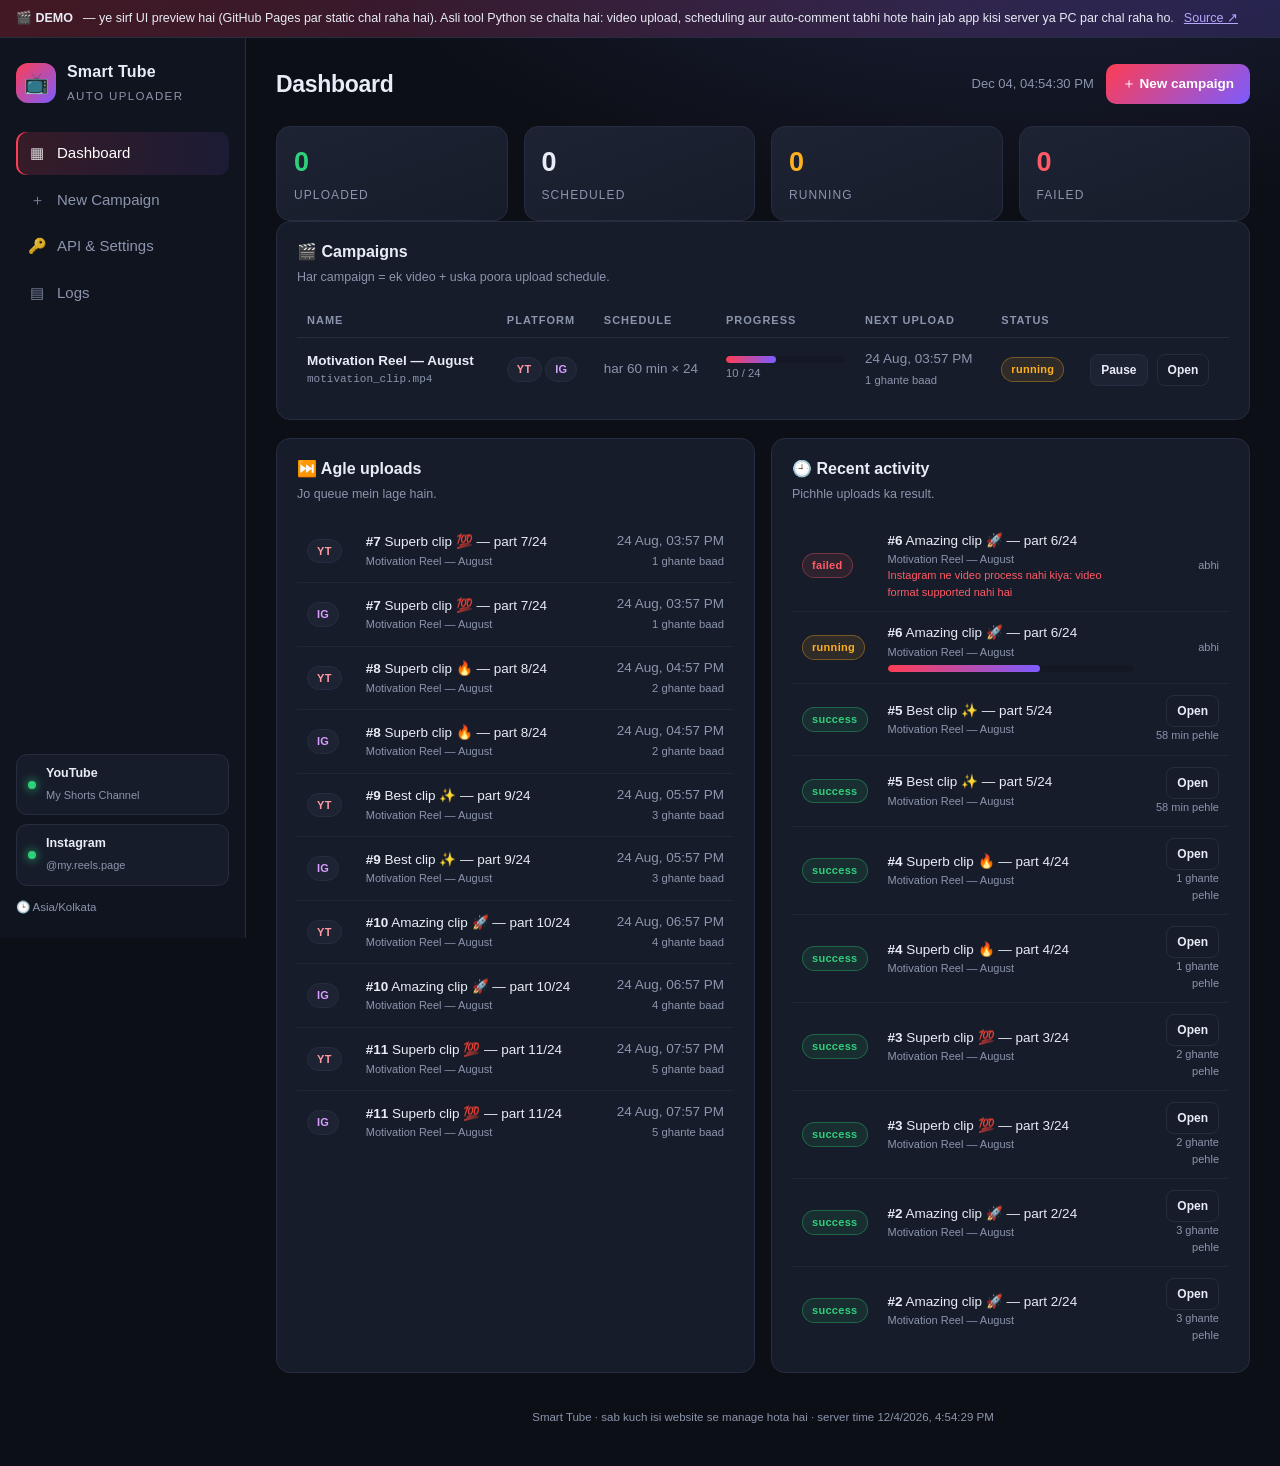
<file: docs/index.html>
<!DOCTYPE html>
<html lang="en">
<head>
  <meta charset="utf-8">
  <meta name="viewport" content="width=device-width, initial-scale=1">
  <title>Dashboard · Smart Tube</title>
  <link rel="stylesheet" href="assets/style.css">
  <link rel="icon" href="data:image/svg+xml,<svg xmlns='http://www.w3.org/2000/svg' viewBox='0 0 100 100'><text y='.9em' font-size='90'>📺</text></svg>">

<style>
  .demo-banner {
    position: sticky; top: 0; z-index: 50;
    background: linear-gradient(90deg, rgba(255,61,84,.22), rgba(124,92,255,.18));
    border-bottom: 1px solid var(--line);
    padding: 9px 16px; font-size: 12.5px; color: var(--text);
    display: flex; gap: 10px; align-items: center; flex-wrap: wrap;
  }
  .demo-banner a { color: #b9a6ff; text-decoration: underline; }
</style>
</head>
<body>
<div class="demo-banner">
  <b>🎬 DEMO</b> — ye sirf UI preview hai (GitHub Pages par static chal raha hai).
  Asli tool Python se chalta hai: video upload, scheduling aur auto-comment tabhi hote
  hain jab app kisi server ya PC par chal raha ho.
  <a href="https://github.com/pankaj-pkj/Smart_tube" target="_blank" rel="noopener">Source ↗</a>
</div>

<div class="layout">
  <aside class="sidebar">
    <div class="brand">
      <span class="brand-mark">📺</span>
      <div>
        <strong>Smart Tube</strong>
        <small>auto uploader</small>
      </div>
    </div>

    <nav>
      <a href="index.html" class="active">
        <span>▦</span> Dashboard
      </a>
      <a href="new.html" class="">
        <span>＋</span> New Campaign
      </a>
      <a href="enter.html" class="">
        <span>🔑</span> API & Settings
      </a>
      <a href="logs.html" class="">
        <span>▤</span> Logs
      </a>
    </nav>

    <div class="conn-box">
      <div class="conn ok">
        <span class="dot"></span>
        <div>
          <strong>YouTube</strong>
          <small>My Shorts Channel</small>
        </div>
      </div>
      <div class="conn ok">
        <span class="dot"></span>
        <div>
          <strong>Instagram</strong>
          <small>@my.reels.page</small>
        </div>
      </div>
      <p class="tzline">🕒 Asia/Kolkata</p>
    </div>
  </aside>

  <main class="main">
    <header class="topbar">
      <h1>Dashboard</h1>
      <div class="topbar-right">
        <span id="clock" class="clock"></span>
        
  <a class="btn primary" href="new.html">＋ New campaign</a>

      </div>
    </header>

    
      
    

    



<div class="grid cols-4">
  <div class="stat ok"><b data-stat="success">10</b><span>Uploaded</span></div>
  <div class="stat"><b data-stat="pending">12</b><span>Scheduled</span></div>
  <div class="stat warn"><b data-stat="running">1</b><span>Running</span></div>
  <div class="stat err"><b data-stat="failed">1</b><span>Failed</span></div>
</div>

<div class="card">
  <h2>🎬 Campaigns</h2>
  <p class="sub">Har campaign = ek video + uska poora upload schedule.</p>

  
    <div class="table-wrap">
      <table>
        <thead>
          <tr>
            <th>Name</th><th>Platform</th><th>Schedule</th><th>Progress</th>
            <th>Next upload</th><th>Status</th><th></th>
          </tr>
        </thead>
        <tbody>
        
          <tr>
            <td>
              <a href="campaign.html"><b>Motivation Reel — August</b></a>
              <div class="muted mono" style="font-size:11px">motivation_clip.mp4</div>
            </td>
            <td>
              <span class="tag yt">YT</span>
              <span class="tag ig">IG</span>
            </td>
            <td class="muted">har 60 min × 24</td>
            <td style="min-width:130px">
              <div class="bar"><i style="width: 42%"></i></div>
              <small class="muted">10 / 24</small>
            </td>
            <td class="muted">
              24 Aug, 03:57 PM<br><small>1 ghante baad</small>
              
            </td>
            <td>
              <span class="tag running">
                running
              </span>
            </td>
            <td>
              <div class="btn-row">
                
                  <form class="inline" method="post" action="#">
                    <button class="btn sm">Pause</button>
                  </form>
                
                <a class="btn sm ghost" href="campaign.html">Open</a>
              </div>
            </td>
          </tr>
        
        </tbody>
      </table>
    </div>
  
</div>

<div class="grid cols-2">
  <div class="card">
    <h2>⏭️ Agle uploads</h2>
    <p class="sub">Jo queue mein lage hain.</p>
    
      <div class="table-wrap">
        <table>
          <tbody>
          
            <tr>
              <td><span class="tag yt">YT</span></td>
              <td>
                <b>#7</b> Superb clip 💯 — part 7/24
                <div class="muted" style="font-size:11px">Motivation Reel — August</div>
              </td>
              <td class="muted" style="text-align:right">
                24 Aug, 03:57 PM<br><small>1 ghante baad</small>
              </td>
            </tr>
          
            <tr>
              <td><span class="tag ig">IG</span></td>
              <td>
                <b>#7</b> Superb clip 💯 — part 7/24
                <div class="muted" style="font-size:11px">Motivation Reel — August</div>
              </td>
              <td class="muted" style="text-align:right">
                24 Aug, 03:57 PM<br><small>1 ghante baad</small>
              </td>
            </tr>
          
            <tr>
              <td><span class="tag yt">YT</span></td>
              <td>
                <b>#8</b> Superb clip 🔥 — part 8/24
                <div class="muted" style="font-size:11px">Motivation Reel — August</div>
              </td>
              <td class="muted" style="text-align:right">
                24 Aug, 04:57 PM<br><small>2 ghante baad</small>
              </td>
            </tr>
          
            <tr>
              <td><span class="tag ig">IG</span></td>
              <td>
                <b>#8</b> Superb clip 🔥 — part 8/24
                <div class="muted" style="font-size:11px">Motivation Reel — August</div>
              </td>
              <td class="muted" style="text-align:right">
                24 Aug, 04:57 PM<br><small>2 ghante baad</small>
              </td>
            </tr>
          
            <tr>
              <td><span class="tag yt">YT</span></td>
              <td>
                <b>#9</b> Best clip ✨ — part 9/24
                <div class="muted" style="font-size:11px">Motivation Reel — August</div>
              </td>
              <td class="muted" style="text-align:right">
                24 Aug, 05:57 PM<br><small>3 ghante baad</small>
              </td>
            </tr>
          
            <tr>
              <td><span class="tag ig">IG</span></td>
              <td>
                <b>#9</b> Best clip ✨ — part 9/24
                <div class="muted" style="font-size:11px">Motivation Reel — August</div>
              </td>
              <td class="muted" style="text-align:right">
                24 Aug, 05:57 PM<br><small>3 ghante baad</small>
              </td>
            </tr>
          
            <tr>
              <td><span class="tag yt">YT</span></td>
              <td>
                <b>#10</b> Amazing clip 🚀 — part 10/24
                <div class="muted" style="font-size:11px">Motivation Reel — August</div>
              </td>
              <td class="muted" style="text-align:right">
                24 Aug, 06:57 PM<br><small>4 ghante baad</small>
              </td>
            </tr>
          
            <tr>
              <td><span class="tag ig">IG</span></td>
              <td>
                <b>#10</b> Amazing clip 🚀 — part 10/24
                <div class="muted" style="font-size:11px">Motivation Reel — August</div>
              </td>
              <td class="muted" style="text-align:right">
                24 Aug, 06:57 PM<br><small>4 ghante baad</small>
              </td>
            </tr>
          
            <tr>
              <td><span class="tag yt">YT</span></td>
              <td>
                <b>#11</b> Superb clip 💯 — part 11/24
                <div class="muted" style="font-size:11px">Motivation Reel — August</div>
              </td>
              <td class="muted" style="text-align:right">
                24 Aug, 07:57 PM<br><small>5 ghante baad</small>
              </td>
            </tr>
          
            <tr>
              <td><span class="tag ig">IG</span></td>
              <td>
                <b>#11</b> Superb clip 💯 — part 11/24
                <div class="muted" style="font-size:11px">Motivation Reel — August</div>
              </td>
              <td class="muted" style="text-align:right">
                24 Aug, 07:57 PM<br><small>5 ghante baad</small>
              </td>
            </tr>
          
          </tbody>
        </table>
      </div>
    
  </div>

  <div class="card">
    <h2>🕘 Recent activity</h2>
    <p class="sub">Pichhle uploads ka result.</p>
    
      <div class="table-wrap">
        <table>
          <tbody>
          
            <tr data-upload-row="12">
              <td><span class="tag failed">failed</span></td>
              <td>
                <b>#6</b> Amazing clip 🚀 — part 6/24
                <div class="muted" style="font-size:11px">Motivation Reel — August</div>
                
                <div class="muted" style="font-size:11px;color:var(--err)">Instagram ne video process nahi kiya: video format supported nahi hai</div>
              </td>
              <td style="text-align:right">
                
                <div class="muted" style="font-size:11px">abhi</div>
              </td>
            </tr>
          
            <tr data-upload-row="11">
              <td><span class="tag running">running</span></td>
              <td>
                <b>#6</b> Amazing clip 🚀 — part 6/24
                <div class="muted" style="font-size:11px">Motivation Reel — August</div>
                
                  <div class="bar" data-progress-for="11" style="margin-top:5px">
                    <i style="width: 62%"></i>
                  </div>
                
                
              </td>
              <td style="text-align:right">
                
                <div class="muted" style="font-size:11px">abhi</div>
              </td>
            </tr>
          
            <tr data-upload-row="9">
              <td><span class="tag success">success</span></td>
              <td>
                <b>#5</b> Best clip ✨ — part 5/24
                <div class="muted" style="font-size:11px">Motivation Reel — August</div>
                
                
              </td>
              <td style="text-align:right">
                <a class="btn sm ghost" href="https://www.youtube.com/watch?v=dQw4w9Wg5" target="_blank" rel="noopener">Open</a>
                <div class="muted" style="font-size:11px">58 min pehle</div>
              </td>
            </tr>
          
            <tr data-upload-row="10">
              <td><span class="tag success">success</span></td>
              <td>
                <b>#5</b> Best clip ✨ — part 5/24
                <div class="muted" style="font-size:11px">Motivation Reel — August</div>
                
                
              </td>
              <td style="text-align:right">
                <a class="btn sm ghost" href="https://www.instagram.com/reel/C5xyzDemo/" target="_blank" rel="noopener">Open</a>
                <div class="muted" style="font-size:11px">58 min pehle</div>
              </td>
            </tr>
          
            <tr data-upload-row="7">
              <td><span class="tag success">success</span></td>
              <td>
                <b>#4</b> Superb clip 🔥 — part 4/24
                <div class="muted" style="font-size:11px">Motivation Reel — August</div>
                
                
              </td>
              <td style="text-align:right">
                <a class="btn sm ghost" href="https://www.youtube.com/watch?v=dQw4w9Wg4" target="_blank" rel="noopener">Open</a>
                <div class="muted" style="font-size:11px">1 ghante pehle</div>
              </td>
            </tr>
          
            <tr data-upload-row="8">
              <td><span class="tag success">success</span></td>
              <td>
                <b>#4</b> Superb clip 🔥 — part 4/24
                <div class="muted" style="font-size:11px">Motivation Reel — August</div>
                
                
              </td>
              <td style="text-align:right">
                <a class="btn sm ghost" href="https://www.instagram.com/reel/C4xyzDemo/" target="_blank" rel="noopener">Open</a>
                <div class="muted" style="font-size:11px">1 ghante pehle</div>
              </td>
            </tr>
          
            <tr data-upload-row="5">
              <td><span class="tag success">success</span></td>
              <td>
                <b>#3</b> Superb clip 💯 — part 3/24
                <div class="muted" style="font-size:11px">Motivation Reel — August</div>
                
                
              </td>
              <td style="text-align:right">
                <a class="btn sm ghost" href="https://www.youtube.com/watch?v=dQw4w9Wg3" target="_blank" rel="noopener">Open</a>
                <div class="muted" style="font-size:11px">2 ghante pehle</div>
              </td>
            </tr>
          
            <tr data-upload-row="6">
              <td><span class="tag success">success</span></td>
              <td>
                <b>#3</b> Superb clip 💯 — part 3/24
                <div class="muted" style="font-size:11px">Motivation Reel — August</div>
                
                
              </td>
              <td style="text-align:right">
                <a class="btn sm ghost" href="https://www.instagram.com/reel/C3xyzDemo/" target="_blank" rel="noopener">Open</a>
                <div class="muted" style="font-size:11px">2 ghante pehle</div>
              </td>
            </tr>
          
            <tr data-upload-row="3">
              <td><span class="tag success">success</span></td>
              <td>
                <b>#2</b> Amazing clip 🚀 — part 2/24
                <div class="muted" style="font-size:11px">Motivation Reel — August</div>
                
                
              </td>
              <td style="text-align:right">
                <a class="btn sm ghost" href="https://www.youtube.com/watch?v=dQw4w9Wg2" target="_blank" rel="noopener">Open</a>
                <div class="muted" style="font-size:11px">3 ghante pehle</div>
              </td>
            </tr>
          
            <tr data-upload-row="4">
              <td><span class="tag success">success</span></td>
              <td>
                <b>#2</b> Amazing clip 🚀 — part 2/24
                <div class="muted" style="font-size:11px">Motivation Reel — August</div>
                
                
              </td>
              <td style="text-align:right">
                <a class="btn sm ghost" href="https://www.instagram.com/reel/C2xyzDemo/" target="_blank" rel="noopener">Open</a>
                <div class="muted" style="font-size:11px">3 ghante pehle</div>
              </td>
            </tr>
          
          </tbody>
        </table>
      </div>
    
  </div>
</div>



    <footer class="foot">
      Smart Tube · sab kuch isi website se manage hota hai · server time
      <span id="servertime">—</span>
    </footer>
  </main>
</div>

<script>
(function () {
  const EMOJIS = ["🔥","✨","🚀","💯","🎬","😍","👌","⚡","🌟","🎯"];
  const pick = (arr) => arr[Math.floor(Math.random() * arr.length)];

  function renderTemplate(tpl, n, total) {
    const now = new Date();
    const pad = (x) => String(x).padStart(2, "0");
    const vars = {
      n: String(n), nn: pad(n), total: String(total),
      date: `${pad(now.getDate())}-${pad(now.getMonth() + 1)}-${now.getFullYear()}`,
      time: `${pad(now.getHours())}:${pad(now.getMinutes())}`,
      day: now.toLocaleDateString("en", { weekday: "long" }),
      campaign: "Demo Campaign",
      rand: String(1000 + Math.floor(Math.random() * 9000)),
      emoji: pick(EMOJIS),
    };
    let out = tpl;
    for (const [k, v] of Object.entries(vars)) out = out.split("{" + k + "}").join(v);
    for (let i = 0; i < 20; i++) {
      const m = out.match(/\{([^{}]*\|[^{}]*)\}/);
      if (!m) break;
      out = out.slice(0, m.index) + pick(m[1].split("|")) + out.slice(m.index + m[0].length);
    }
    return out.trim();
  }

  const realFetch = window.fetch.bind(window);
  const json = (data) => Promise.resolve(new Response(JSON.stringify(data), {
    status: 200, headers: { "Content-Type": "application/json" },
  }));

  window.fetch = function (input, init) {
    const url = typeof input === "string" ? input : input.url;

    if (url.includes("/api/preview")) {
      const body = JSON.parse((init && init.body) || "{}");
      const total = parseInt(body.total || 24, 10);
      return json({ samples: [1, 2, 3].map((i) => renderTemplate(body.template || "", i, total)) });
    }

    if (url.includes("/api/quota")) {
      const params = new URLSearchParams(url.split("?")[1] || "");
      const interval = Math.max(parseInt(params.get("interval") || "60", 10), 1);
      const perUpload = 1600 + (params.get("thumb") === "1" ? 50 : 0)
                             + (params.get("comment") === "1" ? 50 : 0);
      const perDay = Math.max(Math.floor(1440 / interval), 1);
      const used = perUpload * perDay;
      return json({
        per_upload: perUpload, per_day: perDay, used: used, limit: 10000,
        max_uploads: Math.floor(10000 / perUpload), over: used > 10000,
      });
    }

    if (url.includes("/api/stats")) {
      return json({ totals: {}, running: [], next: null, server_time: new Date().toISOString() });
    }

    return realFetch(input, init);
  };

  // Demo mein koi form submit nahi hona chahiye.
  document.addEventListener("submit", function (e) {
    e.preventDefault();
    alert("Ye demo hai — asli upload ke liye tool ko server ya PC par chalana padega.");
  }, true);
})();
</script>
<script src="assets/app.js"></script>

</body>
</html>
</file>
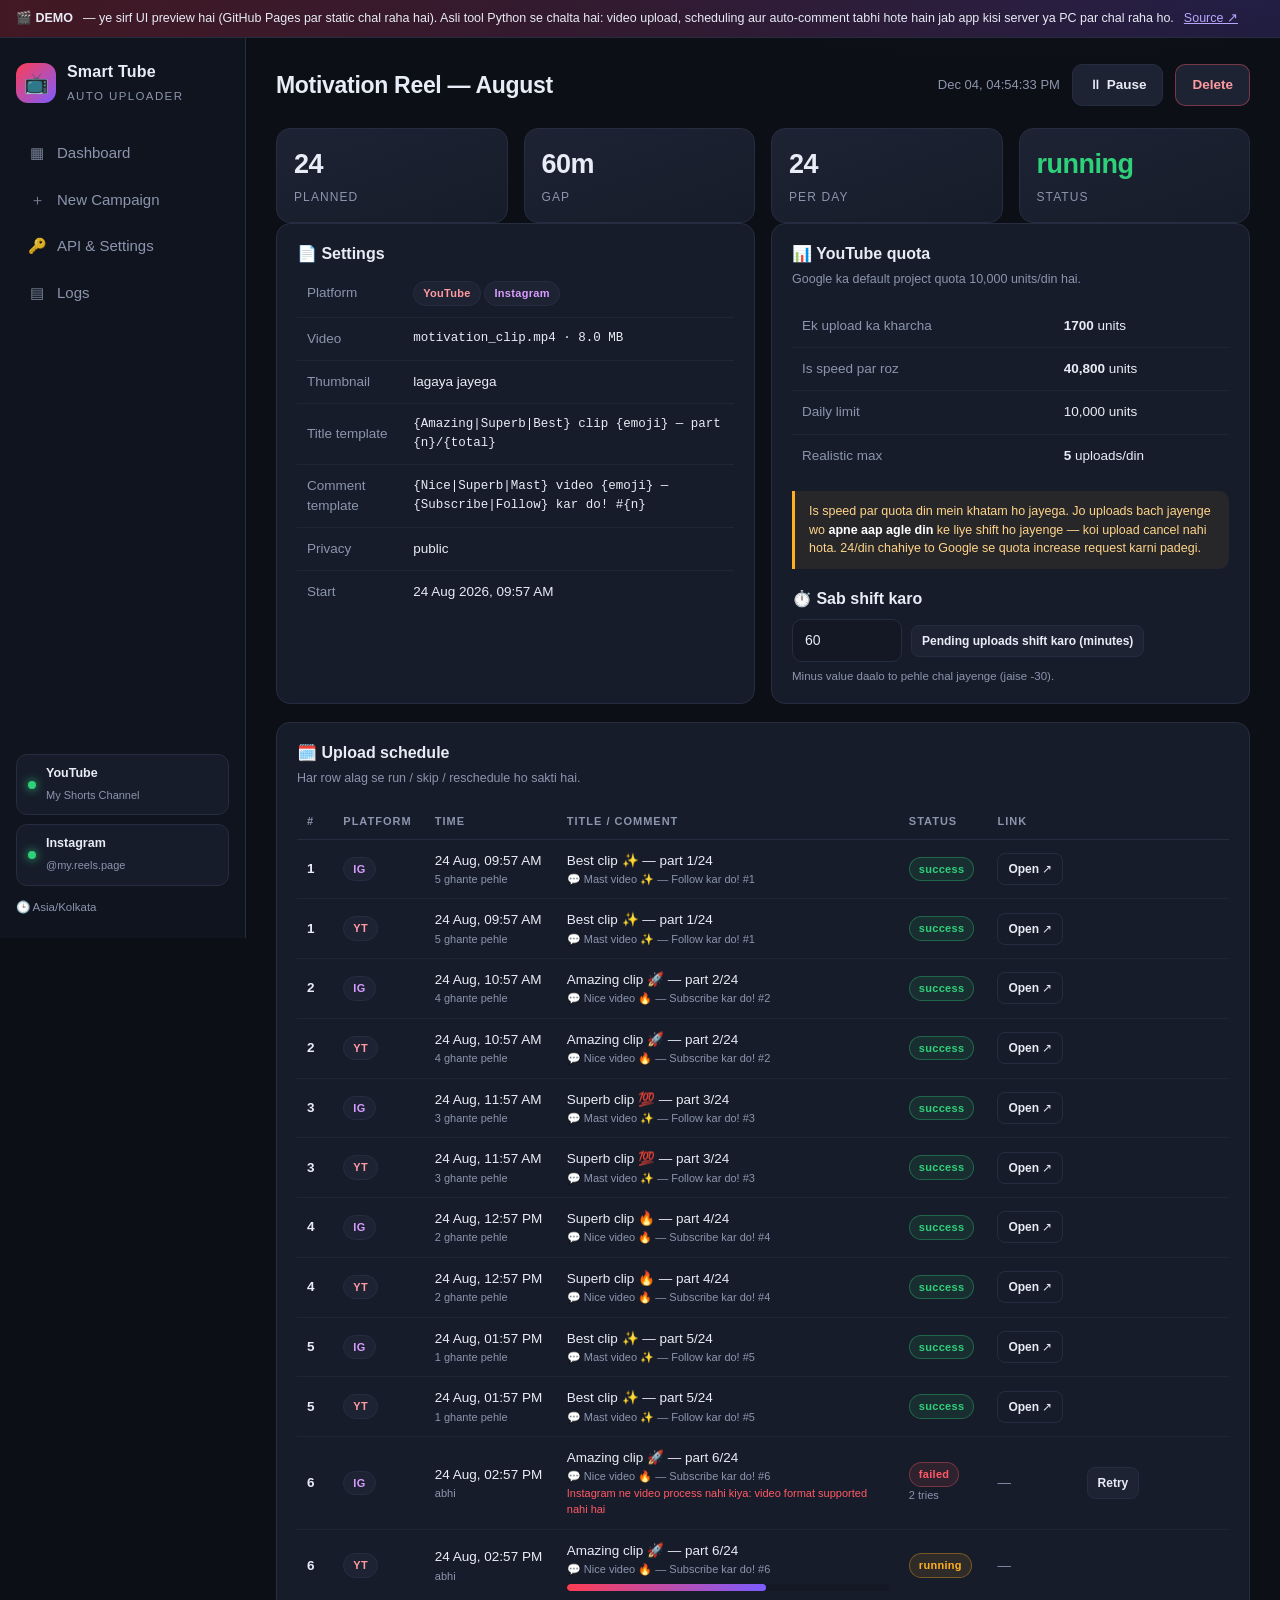
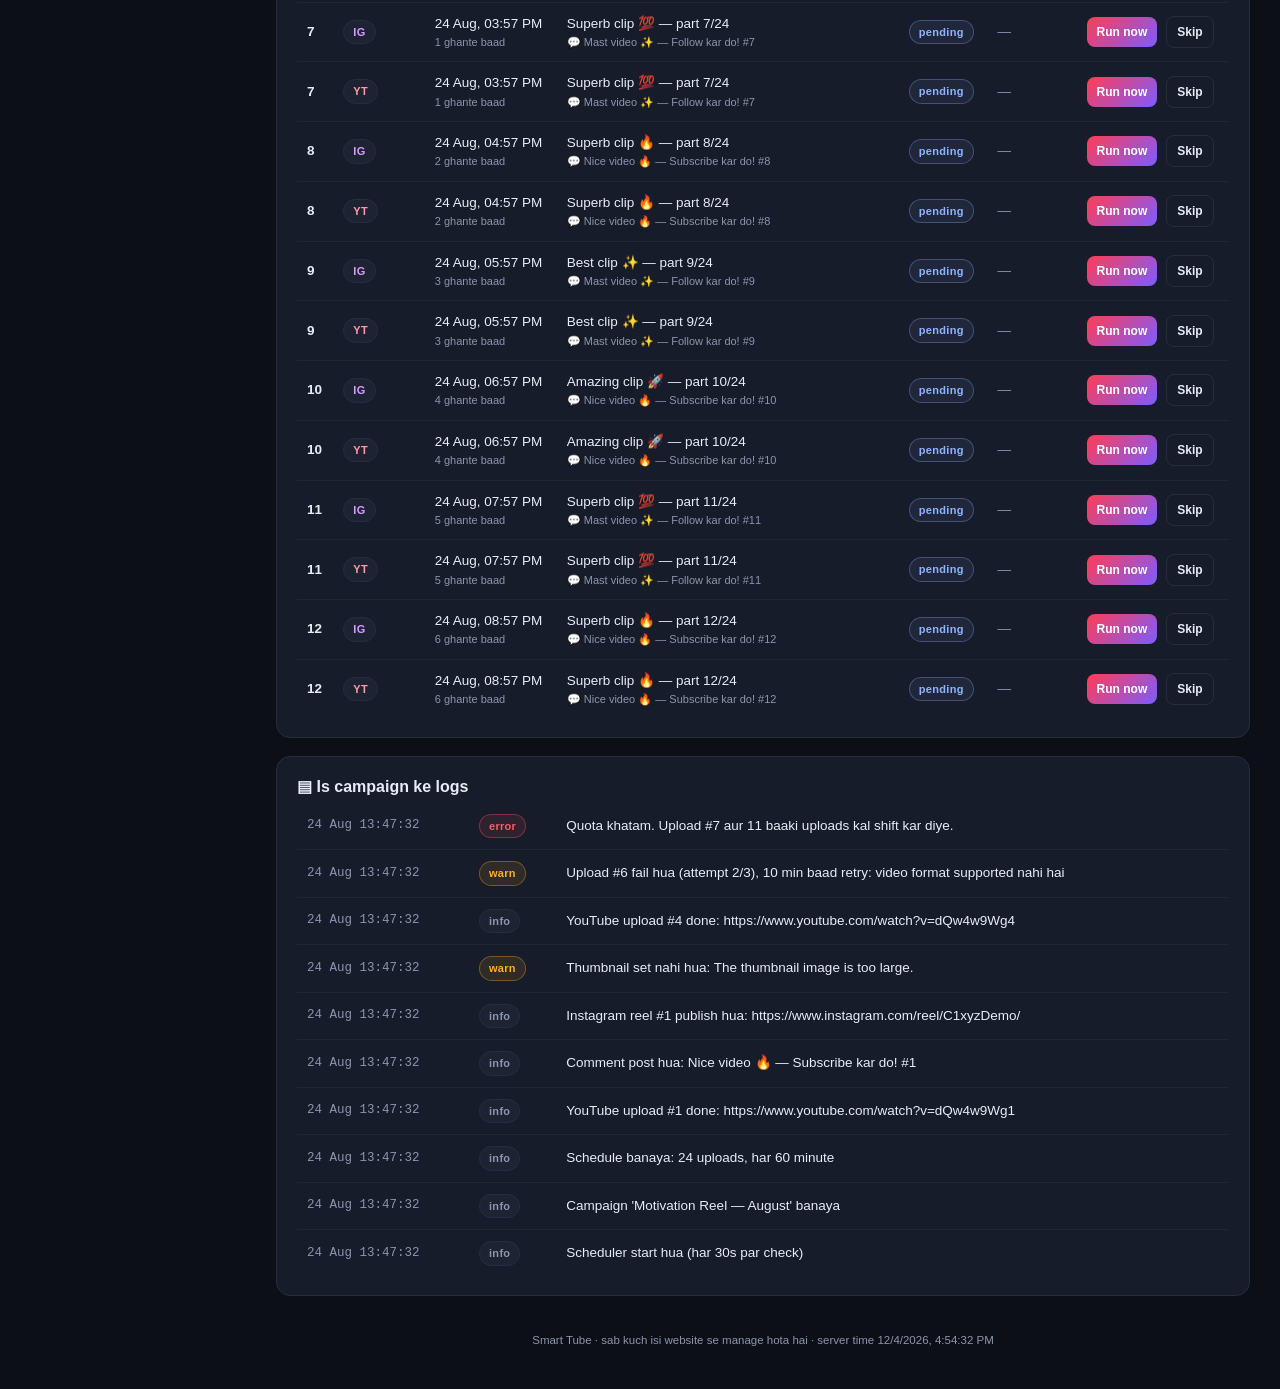
<file: docs/campaign.html>
<!DOCTYPE html>
<html lang="en">
<head>
  <meta charset="utf-8">
  <meta name="viewport" content="width=device-width, initial-scale=1">
  <title>Motivation Reel — August · Smart Tube</title>
  <link rel="stylesheet" href="assets/style.css">
  <link rel="icon" href="data:image/svg+xml,<svg xmlns='http://www.w3.org/2000/svg' viewBox='0 0 100 100'><text y='.9em' font-size='90'>📺</text></svg>">

<style>
  .demo-banner {
    position: sticky; top: 0; z-index: 50;
    background: linear-gradient(90deg, rgba(255,61,84,.22), rgba(124,92,255,.18));
    border-bottom: 1px solid var(--line);
    padding: 9px 16px; font-size: 12.5px; color: var(--text);
    display: flex; gap: 10px; align-items: center; flex-wrap: wrap;
  }
  .demo-banner a { color: #b9a6ff; text-decoration: underline; }
</style>
</head>
<body>
<div class="demo-banner">
  <b>🎬 DEMO</b> — ye sirf UI preview hai (GitHub Pages par static chal raha hai).
  Asli tool Python se chalta hai: video upload, scheduling aur auto-comment tabhi hote
  hain jab app kisi server ya PC par chal raha ho.
  <a href="https://github.com/pankaj-pkj/Smart_tube" target="_blank" rel="noopener">Source ↗</a>
</div>

<div class="layout">
  <aside class="sidebar">
    <div class="brand">
      <span class="brand-mark">📺</span>
      <div>
        <strong>Smart Tube</strong>
        <small>auto uploader</small>
      </div>
    </div>

    <nav>
      <a href="index.html" class="">
        <span>▦</span> Dashboard
      </a>
      <a href="new.html" class="">
        <span>＋</span> New Campaign
      </a>
      <a href="enter.html" class="">
        <span>🔑</span> API & Settings
      </a>
      <a href="logs.html" class="">
        <span>▤</span> Logs
      </a>
    </nav>

    <div class="conn-box">
      <div class="conn ok">
        <span class="dot"></span>
        <div>
          <strong>YouTube</strong>
          <small>My Shorts Channel</small>
        </div>
      </div>
      <div class="conn ok">
        <span class="dot"></span>
        <div>
          <strong>Instagram</strong>
          <small>@my.reels.page</small>
        </div>
      </div>
      <p class="tzline">🕒 Asia/Kolkata</p>
    </div>
  </aside>

  <main class="main">
    <header class="topbar">
      <h1>Motivation Reel — August</h1>
      <div class="topbar-right">
        <span id="clock" class="clock"></span>
        
  
    <form class="inline" method="post" action="#">
      <button class="btn">⏸ Pause</button>
    </form>
  
  <form class="inline" method="post" action="#"
        data-confirm="Campaign, uska schedule aur uploaded file delete ho jayegi. Pakka?">
    <button class="btn danger">Delete</button>
  </form>

      </div>
    </header>

    
      
    

    

<div class="grid cols-4">
  <div class="stat"><b>24</b><span>Planned</span></div>
  <div class="stat"><b>60m</b><span>Gap</span></div>
  <div class="stat">
    <b>24</b><span>Per day</span>
    
  </div>
  <div class="stat ok"><b>running</b><span>Status</span></div>
</div>

<div class="grid cols-2">
  <div class="card">
    <h2>📄 Settings</h2>
    <table>
      <tbody>
        <tr><td class="muted">Platform</td><td>
          <span class="tag yt">YouTube</span>
          <span class="tag ig">Instagram</span>
        </td></tr>
        <tr><td class="muted">Video</td><td class="mono">motivation_clip.mp4 · 8.0 MB</td></tr>
        <tr><td class="muted">Thumbnail</td><td>lagaya jayega</td></tr>
        <tr><td class="muted">Title template</td><td class="mono">{Amazing|Superb|Best} clip {emoji} — part {n}/{total}</td></tr>
        <tr><td class="muted">Comment template</td><td class="mono">{Nice|Superb|Mast} video {emoji} — {Subscribe|Follow} kar do! #{n}</td></tr>
        <tr><td class="muted">Privacy</td><td>public</td></tr>
        <tr><td class="muted">Start</td><td>24 Aug 2026, 09:57 AM</td></tr>
      </tbody>
    </table>
  </div>

  <div class="card">
    <h2>📊 YouTube quota</h2>
    <p class="sub">Google ka default project quota 10,000 units/din hai.</p>
    <table>
      <tbody>
        <tr><td class="muted">Ek upload ka kharcha</td><td><b>1700</b> units</td></tr>
        <tr><td class="muted">Is speed par roz</td><td><b>40,800</b> units</td></tr>
        <tr><td class="muted">Daily limit</td><td>10,000 units</td></tr>
        <tr><td class="muted">Realistic max</td><td><b>5</b> uploads/din</td></tr>
      </tbody>
    </table>
    
      <div class="note">
        Is speed par quota din mein khatam ho jayega. Jo uploads bach jayenge wo
        <b>apne aap agle din</b> ke liye shift ho jayenge — koi upload cancel nahi hota.
        24/din chahiye to Google se quota increase request karni padegi.
      </div>
    

    <h2 style="margin-top:18px">⏱️ Sab shift karo</h2>
    <form method="post" action="#"
          class="btn-row" style="margin-top:8px">
      <input type="number" name="minutes" value="60" style="max-width:110px">
      <button class="btn sm">Pending uploads shift karo (minutes)</button>
    </form>
    <p class="hint">Minus value daalo to pehle chal jayenge (jaise -30).</p>
  </div>
</div>

<div class="card">
  <h2>🗓️ Upload schedule</h2>
  <p class="sub">Har row alag se run / skip / reschedule ho sakti hai.</p>
  <div class="table-wrap">
    <table>
      <thead>
        <tr><th>#</th><th>Platform</th><th>Time</th><th>Title / comment</th><th>Status</th><th>Link</th><th></th></tr>
      </thead>
      <tbody>
      
        <tr data-upload-row="2">
          <td><b>1</b></td>
          <td><span class="tag ig">
            IG</span></td>
          <td>
            24 Aug, 09:57 AM
            <div class="muted" style="font-size:11px">5 ghante pehle</div>
          </td>
          <td style="max-width:330px">
            Best clip ✨ — part 1/24
            
              <div class="muted" style="font-size:11px">💬 Mast video ✨ — Follow kar do! #1</div>
            
            
            
          </td>
          <td>
            <span class="tag success">success</span>
            
          </td>
          <td>
            
              <a class="btn sm ghost" href="https://www.instagram.com/reel/C1xyzDemo/" target="_blank" rel="noopener">Open ↗</a>
            
          </td>
          <td>
            <div class="btn-row">
              
            </div>
          </td>
        </tr>
      
        <tr data-upload-row="1">
          <td><b>1</b></td>
          <td><span class="tag yt">
            YT</span></td>
          <td>
            24 Aug, 09:57 AM
            <div class="muted" style="font-size:11px">5 ghante pehle</div>
          </td>
          <td style="max-width:330px">
            Best clip ✨ — part 1/24
            
              <div class="muted" style="font-size:11px">💬 Mast video ✨ — Follow kar do! #1</div>
            
            
            
          </td>
          <td>
            <span class="tag success">success</span>
            
          </td>
          <td>
            
              <a class="btn sm ghost" href="https://www.youtube.com/watch?v=dQw4w9Wg1" target="_blank" rel="noopener">Open ↗</a>
            
          </td>
          <td>
            <div class="btn-row">
              
            </div>
          </td>
        </tr>
      
        <tr data-upload-row="4">
          <td><b>2</b></td>
          <td><span class="tag ig">
            IG</span></td>
          <td>
            24 Aug, 10:57 AM
            <div class="muted" style="font-size:11px">4 ghante pehle</div>
          </td>
          <td style="max-width:330px">
            Amazing clip 🚀 — part 2/24
            
              <div class="muted" style="font-size:11px">💬 Nice video 🔥 — Subscribe kar do! #2</div>
            
            
            
          </td>
          <td>
            <span class="tag success">success</span>
            
          </td>
          <td>
            
              <a class="btn sm ghost" href="https://www.instagram.com/reel/C2xyzDemo/" target="_blank" rel="noopener">Open ↗</a>
            
          </td>
          <td>
            <div class="btn-row">
              
            </div>
          </td>
        </tr>
      
        <tr data-upload-row="3">
          <td><b>2</b></td>
          <td><span class="tag yt">
            YT</span></td>
          <td>
            24 Aug, 10:57 AM
            <div class="muted" style="font-size:11px">4 ghante pehle</div>
          </td>
          <td style="max-width:330px">
            Amazing clip 🚀 — part 2/24
            
              <div class="muted" style="font-size:11px">💬 Nice video 🔥 — Subscribe kar do! #2</div>
            
            
            
          </td>
          <td>
            <span class="tag success">success</span>
            
          </td>
          <td>
            
              <a class="btn sm ghost" href="https://www.youtube.com/watch?v=dQw4w9Wg2" target="_blank" rel="noopener">Open ↗</a>
            
          </td>
          <td>
            <div class="btn-row">
              
            </div>
          </td>
        </tr>
      
        <tr data-upload-row="6">
          <td><b>3</b></td>
          <td><span class="tag ig">
            IG</span></td>
          <td>
            24 Aug, 11:57 AM
            <div class="muted" style="font-size:11px">3 ghante pehle</div>
          </td>
          <td style="max-width:330px">
            Superb clip 💯 — part 3/24
            
              <div class="muted" style="font-size:11px">💬 Mast video ✨ — Follow kar do! #3</div>
            
            
            
          </td>
          <td>
            <span class="tag success">success</span>
            
          </td>
          <td>
            
              <a class="btn sm ghost" href="https://www.instagram.com/reel/C3xyzDemo/" target="_blank" rel="noopener">Open ↗</a>
            
          </td>
          <td>
            <div class="btn-row">
              
            </div>
          </td>
        </tr>
      
        <tr data-upload-row="5">
          <td><b>3</b></td>
          <td><span class="tag yt">
            YT</span></td>
          <td>
            24 Aug, 11:57 AM
            <div class="muted" style="font-size:11px">3 ghante pehle</div>
          </td>
          <td style="max-width:330px">
            Superb clip 💯 — part 3/24
            
              <div class="muted" style="font-size:11px">💬 Mast video ✨ — Follow kar do! #3</div>
            
            
            
          </td>
          <td>
            <span class="tag success">success</span>
            
          </td>
          <td>
            
              <a class="btn sm ghost" href="https://www.youtube.com/watch?v=dQw4w9Wg3" target="_blank" rel="noopener">Open ↗</a>
            
          </td>
          <td>
            <div class="btn-row">
              
            </div>
          </td>
        </tr>
      
        <tr data-upload-row="8">
          <td><b>4</b></td>
          <td><span class="tag ig">
            IG</span></td>
          <td>
            24 Aug, 12:57 PM
            <div class="muted" style="font-size:11px">2 ghante pehle</div>
          </td>
          <td style="max-width:330px">
            Superb clip 🔥 — part 4/24
            
              <div class="muted" style="font-size:11px">💬 Nice video 🔥 — Subscribe kar do! #4</div>
            
            
            
          </td>
          <td>
            <span class="tag success">success</span>
            
          </td>
          <td>
            
              <a class="btn sm ghost" href="https://www.instagram.com/reel/C4xyzDemo/" target="_blank" rel="noopener">Open ↗</a>
            
          </td>
          <td>
            <div class="btn-row">
              
            </div>
          </td>
        </tr>
      
        <tr data-upload-row="7">
          <td><b>4</b></td>
          <td><span class="tag yt">
            YT</span></td>
          <td>
            24 Aug, 12:57 PM
            <div class="muted" style="font-size:11px">2 ghante pehle</div>
          </td>
          <td style="max-width:330px">
            Superb clip 🔥 — part 4/24
            
              <div class="muted" style="font-size:11px">💬 Nice video 🔥 — Subscribe kar do! #4</div>
            
            
            
          </td>
          <td>
            <span class="tag success">success</span>
            
          </td>
          <td>
            
              <a class="btn sm ghost" href="https://www.youtube.com/watch?v=dQw4w9Wg4" target="_blank" rel="noopener">Open ↗</a>
            
          </td>
          <td>
            <div class="btn-row">
              
            </div>
          </td>
        </tr>
      
        <tr data-upload-row="10">
          <td><b>5</b></td>
          <td><span class="tag ig">
            IG</span></td>
          <td>
            24 Aug, 01:57 PM
            <div class="muted" style="font-size:11px">1 ghante pehle</div>
          </td>
          <td style="max-width:330px">
            Best clip ✨ — part 5/24
            
              <div class="muted" style="font-size:11px">💬 Mast video ✨ — Follow kar do! #5</div>
            
            
            
          </td>
          <td>
            <span class="tag success">success</span>
            
          </td>
          <td>
            
              <a class="btn sm ghost" href="https://www.instagram.com/reel/C5xyzDemo/" target="_blank" rel="noopener">Open ↗</a>
            
          </td>
          <td>
            <div class="btn-row">
              
            </div>
          </td>
        </tr>
      
        <tr data-upload-row="9">
          <td><b>5</b></td>
          <td><span class="tag yt">
            YT</span></td>
          <td>
            24 Aug, 01:57 PM
            <div class="muted" style="font-size:11px">1 ghante pehle</div>
          </td>
          <td style="max-width:330px">
            Best clip ✨ — part 5/24
            
              <div class="muted" style="font-size:11px">💬 Mast video ✨ — Follow kar do! #5</div>
            
            
            
          </td>
          <td>
            <span class="tag success">success</span>
            
          </td>
          <td>
            
              <a class="btn sm ghost" href="https://www.youtube.com/watch?v=dQw4w9Wg5" target="_blank" rel="noopener">Open ↗</a>
            
          </td>
          <td>
            <div class="btn-row">
              
            </div>
          </td>
        </tr>
      
        <tr data-upload-row="12">
          <td><b>6</b></td>
          <td><span class="tag ig">
            IG</span></td>
          <td>
            24 Aug, 02:57 PM
            <div class="muted" style="font-size:11px">abhi</div>
          </td>
          <td style="max-width:330px">
            Amazing clip 🚀 — part 6/24
            
              <div class="muted" style="font-size:11px">💬 Nice video 🔥 — Subscribe kar do! #6</div>
            
            
            
              <div style="font-size:11px;color:var(--err)">Instagram ne video process nahi kiya: video format supported nahi hai</div>
            
          </td>
          <td>
            <span class="tag failed">failed</span>
            <div class="muted" style="font-size:11px">2 tries</div>
          </td>
          <td>
            <span class="muted">—</span>
          </td>
          <td>
            <div class="btn-row">
              
                <form class="inline" method="post" action="#">
                  <button class="btn sm">Retry</button>
                </form>
              
            </div>
          </td>
        </tr>
      
        <tr data-upload-row="11">
          <td><b>6</b></td>
          <td><span class="tag yt">
            YT</span></td>
          <td>
            24 Aug, 02:57 PM
            <div class="muted" style="font-size:11px">abhi</div>
          </td>
          <td style="max-width:330px">
            Amazing clip 🚀 — part 6/24
            
              <div class="muted" style="font-size:11px">💬 Nice video 🔥 — Subscribe kar do! #6</div>
            
            
              <div class="bar" data-progress-for="11" style="margin-top:6px">
                <i style="width: 62%"></i>
              </div>
            
            
          </td>
          <td>
            <span class="tag running">running</span>
            
          </td>
          <td>
            <span class="muted">—</span>
          </td>
          <td>
            <div class="btn-row">
              
            </div>
          </td>
        </tr>
      
        <tr data-upload-row="14">
          <td><b>7</b></td>
          <td><span class="tag ig">
            IG</span></td>
          <td>
            24 Aug, 03:57 PM
            <div class="muted" style="font-size:11px">1 ghante baad</div>
          </td>
          <td style="max-width:330px">
            Superb clip 💯 — part 7/24
            
              <div class="muted" style="font-size:11px">💬 Mast video ✨ — Follow kar do! #7</div>
            
            
            
          </td>
          <td>
            <span class="tag pending">pending</span>
            
          </td>
          <td>
            <span class="muted">—</span>
          </td>
          <td>
            <div class="btn-row">
              
                <form class="inline" method="post" action="#">
                  <button class="btn sm primary">Run now</button>
                </form>
                <form class="inline" method="post" action="#">
                  <button class="btn sm ghost">Skip</button>
                </form>
              
            </div>
          </td>
        </tr>
      
        <tr data-upload-row="13">
          <td><b>7</b></td>
          <td><span class="tag yt">
            YT</span></td>
          <td>
            24 Aug, 03:57 PM
            <div class="muted" style="font-size:11px">1 ghante baad</div>
          </td>
          <td style="max-width:330px">
            Superb clip 💯 — part 7/24
            
              <div class="muted" style="font-size:11px">💬 Mast video ✨ — Follow kar do! #7</div>
            
            
            
          </td>
          <td>
            <span class="tag pending">pending</span>
            
          </td>
          <td>
            <span class="muted">—</span>
          </td>
          <td>
            <div class="btn-row">
              
                <form class="inline" method="post" action="#">
                  <button class="btn sm primary">Run now</button>
                </form>
                <form class="inline" method="post" action="#">
                  <button class="btn sm ghost">Skip</button>
                </form>
              
            </div>
          </td>
        </tr>
      
        <tr data-upload-row="16">
          <td><b>8</b></td>
          <td><span class="tag ig">
            IG</span></td>
          <td>
            24 Aug, 04:57 PM
            <div class="muted" style="font-size:11px">2 ghante baad</div>
          </td>
          <td style="max-width:330px">
            Superb clip 🔥 — part 8/24
            
              <div class="muted" style="font-size:11px">💬 Nice video 🔥 — Subscribe kar do! #8</div>
            
            
            
          </td>
          <td>
            <span class="tag pending">pending</span>
            
          </td>
          <td>
            <span class="muted">—</span>
          </td>
          <td>
            <div class="btn-row">
              
                <form class="inline" method="post" action="#">
                  <button class="btn sm primary">Run now</button>
                </form>
                <form class="inline" method="post" action="#">
                  <button class="btn sm ghost">Skip</button>
                </form>
              
            </div>
          </td>
        </tr>
      
        <tr data-upload-row="15">
          <td><b>8</b></td>
          <td><span class="tag yt">
            YT</span></td>
          <td>
            24 Aug, 04:57 PM
            <div class="muted" style="font-size:11px">2 ghante baad</div>
          </td>
          <td style="max-width:330px">
            Superb clip 🔥 — part 8/24
            
              <div class="muted" style="font-size:11px">💬 Nice video 🔥 — Subscribe kar do! #8</div>
            
            
            
          </td>
          <td>
            <span class="tag pending">pending</span>
            
          </td>
          <td>
            <span class="muted">—</span>
          </td>
          <td>
            <div class="btn-row">
              
                <form class="inline" method="post" action="#">
                  <button class="btn sm primary">Run now</button>
                </form>
                <form class="inline" method="post" action="#">
                  <button class="btn sm ghost">Skip</button>
                </form>
              
            </div>
          </td>
        </tr>
      
        <tr data-upload-row="18">
          <td><b>9</b></td>
          <td><span class="tag ig">
            IG</span></td>
          <td>
            24 Aug, 05:57 PM
            <div class="muted" style="font-size:11px">3 ghante baad</div>
          </td>
          <td style="max-width:330px">
            Best clip ✨ — part 9/24
            
              <div class="muted" style="font-size:11px">💬 Mast video ✨ — Follow kar do! #9</div>
            
            
            
          </td>
          <td>
            <span class="tag pending">pending</span>
            
          </td>
          <td>
            <span class="muted">—</span>
          </td>
          <td>
            <div class="btn-row">
              
                <form class="inline" method="post" action="#">
                  <button class="btn sm primary">Run now</button>
                </form>
                <form class="inline" method="post" action="#">
                  <button class="btn sm ghost">Skip</button>
                </form>
              
            </div>
          </td>
        </tr>
      
        <tr data-upload-row="17">
          <td><b>9</b></td>
          <td><span class="tag yt">
            YT</span></td>
          <td>
            24 Aug, 05:57 PM
            <div class="muted" style="font-size:11px">3 ghante baad</div>
          </td>
          <td style="max-width:330px">
            Best clip ✨ — part 9/24
            
              <div class="muted" style="font-size:11px">💬 Mast video ✨ — Follow kar do! #9</div>
            
            
            
          </td>
          <td>
            <span class="tag pending">pending</span>
            
          </td>
          <td>
            <span class="muted">—</span>
          </td>
          <td>
            <div class="btn-row">
              
                <form class="inline" method="post" action="#">
                  <button class="btn sm primary">Run now</button>
                </form>
                <form class="inline" method="post" action="#">
                  <button class="btn sm ghost">Skip</button>
                </form>
              
            </div>
          </td>
        </tr>
      
        <tr data-upload-row="20">
          <td><b>10</b></td>
          <td><span class="tag ig">
            IG</span></td>
          <td>
            24 Aug, 06:57 PM
            <div class="muted" style="font-size:11px">4 ghante baad</div>
          </td>
          <td style="max-width:330px">
            Amazing clip 🚀 — part 10/24
            
              <div class="muted" style="font-size:11px">💬 Nice video 🔥 — Subscribe kar do! #10</div>
            
            
            
          </td>
          <td>
            <span class="tag pending">pending</span>
            
          </td>
          <td>
            <span class="muted">—</span>
          </td>
          <td>
            <div class="btn-row">
              
                <form class="inline" method="post" action="#">
                  <button class="btn sm primary">Run now</button>
                </form>
                <form class="inline" method="post" action="#">
                  <button class="btn sm ghost">Skip</button>
                </form>
              
            </div>
          </td>
        </tr>
      
        <tr data-upload-row="19">
          <td><b>10</b></td>
          <td><span class="tag yt">
            YT</span></td>
          <td>
            24 Aug, 06:57 PM
            <div class="muted" style="font-size:11px">4 ghante baad</div>
          </td>
          <td style="max-width:330px">
            Amazing clip 🚀 — part 10/24
            
              <div class="muted" style="font-size:11px">💬 Nice video 🔥 — Subscribe kar do! #10</div>
            
            
            
          </td>
          <td>
            <span class="tag pending">pending</span>
            
          </td>
          <td>
            <span class="muted">—</span>
          </td>
          <td>
            <div class="btn-row">
              
                <form class="inline" method="post" action="#">
                  <button class="btn sm primary">Run now</button>
                </form>
                <form class="inline" method="post" action="#">
                  <button class="btn sm ghost">Skip</button>
                </form>
              
            </div>
          </td>
        </tr>
      
        <tr data-upload-row="22">
          <td><b>11</b></td>
          <td><span class="tag ig">
            IG</span></td>
          <td>
            24 Aug, 07:57 PM
            <div class="muted" style="font-size:11px">5 ghante baad</div>
          </td>
          <td style="max-width:330px">
            Superb clip 💯 — part 11/24
            
              <div class="muted" style="font-size:11px">💬 Mast video ✨ — Follow kar do! #11</div>
            
            
            
          </td>
          <td>
            <span class="tag pending">pending</span>
            
          </td>
          <td>
            <span class="muted">—</span>
          </td>
          <td>
            <div class="btn-row">
              
                <form class="inline" method="post" action="#">
                  <button class="btn sm primary">Run now</button>
                </form>
                <form class="inline" method="post" action="#">
                  <button class="btn sm ghost">Skip</button>
                </form>
              
            </div>
          </td>
        </tr>
      
        <tr data-upload-row="21">
          <td><b>11</b></td>
          <td><span class="tag yt">
            YT</span></td>
          <td>
            24 Aug, 07:57 PM
            <div class="muted" style="font-size:11px">5 ghante baad</div>
          </td>
          <td style="max-width:330px">
            Superb clip 💯 — part 11/24
            
              <div class="muted" style="font-size:11px">💬 Mast video ✨ — Follow kar do! #11</div>
            
            
            
          </td>
          <td>
            <span class="tag pending">pending</span>
            
          </td>
          <td>
            <span class="muted">—</span>
          </td>
          <td>
            <div class="btn-row">
              
                <form class="inline" method="post" action="#">
                  <button class="btn sm primary">Run now</button>
                </form>
                <form class="inline" method="post" action="#">
                  <button class="btn sm ghost">Skip</button>
                </form>
              
            </div>
          </td>
        </tr>
      
        <tr data-upload-row="24">
          <td><b>12</b></td>
          <td><span class="tag ig">
            IG</span></td>
          <td>
            24 Aug, 08:57 PM
            <div class="muted" style="font-size:11px">6 ghante baad</div>
          </td>
          <td style="max-width:330px">
            Superb clip 🔥 — part 12/24
            
              <div class="muted" style="font-size:11px">💬 Nice video 🔥 — Subscribe kar do! #12</div>
            
            
            
          </td>
          <td>
            <span class="tag pending">pending</span>
            
          </td>
          <td>
            <span class="muted">—</span>
          </td>
          <td>
            <div class="btn-row">
              
                <form class="inline" method="post" action="#">
                  <button class="btn sm primary">Run now</button>
                </form>
                <form class="inline" method="post" action="#">
                  <button class="btn sm ghost">Skip</button>
                </form>
              
            </div>
          </td>
        </tr>
      
        <tr data-upload-row="23">
          <td><b>12</b></td>
          <td><span class="tag yt">
            YT</span></td>
          <td>
            24 Aug, 08:57 PM
            <div class="muted" style="font-size:11px">6 ghante baad</div>
          </td>
          <td style="max-width:330px">
            Superb clip 🔥 — part 12/24
            
              <div class="muted" style="font-size:11px">💬 Nice video 🔥 — Subscribe kar do! #12</div>
            
            
            
          </td>
          <td>
            <span class="tag pending">pending</span>
            
          </td>
          <td>
            <span class="muted">—</span>
          </td>
          <td>
            <div class="btn-row">
              
                <form class="inline" method="post" action="#">
                  <button class="btn sm primary">Run now</button>
                </form>
                <form class="inline" method="post" action="#">
                  <button class="btn sm ghost">Skip</button>
                </form>
              
            </div>
          </td>
        </tr>
      
      </tbody>
    </table>
  </div>
</div>

<div class="card">
  <h2>▤ Is campaign ke logs</h2>
  
    <div class="table-wrap">
      <table>
        <tbody>
        
          <tr>
            <td class="muted mono" style="white-space:nowrap">24 Aug 13:47:32</td>
            <td><span class="tag failed">error</span></td>
            <td>Quota khatam. Upload #7 aur 11 baaki uploads kal shift kar diye.</td>
          </tr>
        
          <tr>
            <td class="muted mono" style="white-space:nowrap">24 Aug 13:47:32</td>
            <td><span class="tag running">warn</span></td>
            <td>Upload #6 fail hua (attempt 2/3), 10 min baad retry: video format supported nahi hai</td>
          </tr>
        
          <tr>
            <td class="muted mono" style="white-space:nowrap">24 Aug 13:47:32</td>
            <td><span class="tag ">info</span></td>
            <td>YouTube upload #4 done: https://www.youtube.com/watch?v=dQw4w9Wg4</td>
          </tr>
        
          <tr>
            <td class="muted mono" style="white-space:nowrap">24 Aug 13:47:32</td>
            <td><span class="tag running">warn</span></td>
            <td>Thumbnail set nahi hua: The thumbnail image is too large.</td>
          </tr>
        
          <tr>
            <td class="muted mono" style="white-space:nowrap">24 Aug 13:47:32</td>
            <td><span class="tag ">info</span></td>
            <td>Instagram reel #1 publish hua: https://www.instagram.com/reel/C1xyzDemo/</td>
          </tr>
        
          <tr>
            <td class="muted mono" style="white-space:nowrap">24 Aug 13:47:32</td>
            <td><span class="tag ">info</span></td>
            <td>Comment post hua: Nice video 🔥 — Subscribe kar do! #1</td>
          </tr>
        
          <tr>
            <td class="muted mono" style="white-space:nowrap">24 Aug 13:47:32</td>
            <td><span class="tag ">info</span></td>
            <td>YouTube upload #1 done: https://www.youtube.com/watch?v=dQw4w9Wg1</td>
          </tr>
        
          <tr>
            <td class="muted mono" style="white-space:nowrap">24 Aug 13:47:32</td>
            <td><span class="tag ">info</span></td>
            <td>Schedule banaya: 24 uploads, har 60 minute</td>
          </tr>
        
          <tr>
            <td class="muted mono" style="white-space:nowrap">24 Aug 13:47:32</td>
            <td><span class="tag ">info</span></td>
            <td>Campaign &#39;Motivation Reel — August&#39; banaya</td>
          </tr>
        
          <tr>
            <td class="muted mono" style="white-space:nowrap">24 Aug 13:47:32</td>
            <td><span class="tag ">info</span></td>
            <td>Scheduler start hua (har 30s par check)</td>
          </tr>
        
        </tbody>
      </table>
    </div>
  
</div>



    <footer class="foot">
      Smart Tube · sab kuch isi website se manage hota hai · server time
      <span id="servertime">—</span>
    </footer>
  </main>
</div>

<script>
(function () {
  const EMOJIS = ["🔥","✨","🚀","💯","🎬","😍","👌","⚡","🌟","🎯"];
  const pick = (arr) => arr[Math.floor(Math.random() * arr.length)];

  function renderTemplate(tpl, n, total) {
    const now = new Date();
    const pad = (x) => String(x).padStart(2, "0");
    const vars = {
      n: String(n), nn: pad(n), total: String(total),
      date: `${pad(now.getDate())}-${pad(now.getMonth() + 1)}-${now.getFullYear()}`,
      time: `${pad(now.getHours())}:${pad(now.getMinutes())}`,
      day: now.toLocaleDateString("en", { weekday: "long" }),
      campaign: "Demo Campaign",
      rand: String(1000 + Math.floor(Math.random() * 9000)),
      emoji: pick(EMOJIS),
    };
    let out = tpl;
    for (const [k, v] of Object.entries(vars)) out = out.split("{" + k + "}").join(v);
    for (let i = 0; i < 20; i++) {
      const m = out.match(/\{([^{}]*\|[^{}]*)\}/);
      if (!m) break;
      out = out.slice(0, m.index) + pick(m[1].split("|")) + out.slice(m.index + m[0].length);
    }
    return out.trim();
  }

  const realFetch = window.fetch.bind(window);
  const json = (data) => Promise.resolve(new Response(JSON.stringify(data), {
    status: 200, headers: { "Content-Type": "application/json" },
  }));

  window.fetch = function (input, init) {
    const url = typeof input === "string" ? input : input.url;

    if (url.includes("/api/preview")) {
      const body = JSON.parse((init && init.body) || "{}");
      const total = parseInt(body.total || 24, 10);
      return json({ samples: [1, 2, 3].map((i) => renderTemplate(body.template || "", i, total)) });
    }

    if (url.includes("/api/quota")) {
      const params = new URLSearchParams(url.split("?")[1] || "");
      const interval = Math.max(parseInt(params.get("interval") || "60", 10), 1);
      const perUpload = 1600 + (params.get("thumb") === "1" ? 50 : 0)
                             + (params.get("comment") === "1" ? 50 : 0);
      const perDay = Math.max(Math.floor(1440 / interval), 1);
      const used = perUpload * perDay;
      return json({
        per_upload: perUpload, per_day: perDay, used: used, limit: 10000,
        max_uploads: Math.floor(10000 / perUpload), over: used > 10000,
      });
    }

    if (url.includes("/api/stats")) {
      return json({ totals: {}, running: [], next: null, server_time: new Date().toISOString() });
    }

    return realFetch(input, init);
  };

  // Demo mein koi form submit nahi hona chahiye.
  document.addEventListener("submit", function (e) {
    e.preventDefault();
    alert("Ye demo hai — asli upload ke liye tool ko server ya PC par chalana padega.");
  }, true);
})();
</script>
<script src="assets/app.js"></script>

</body>
</html>
</file>
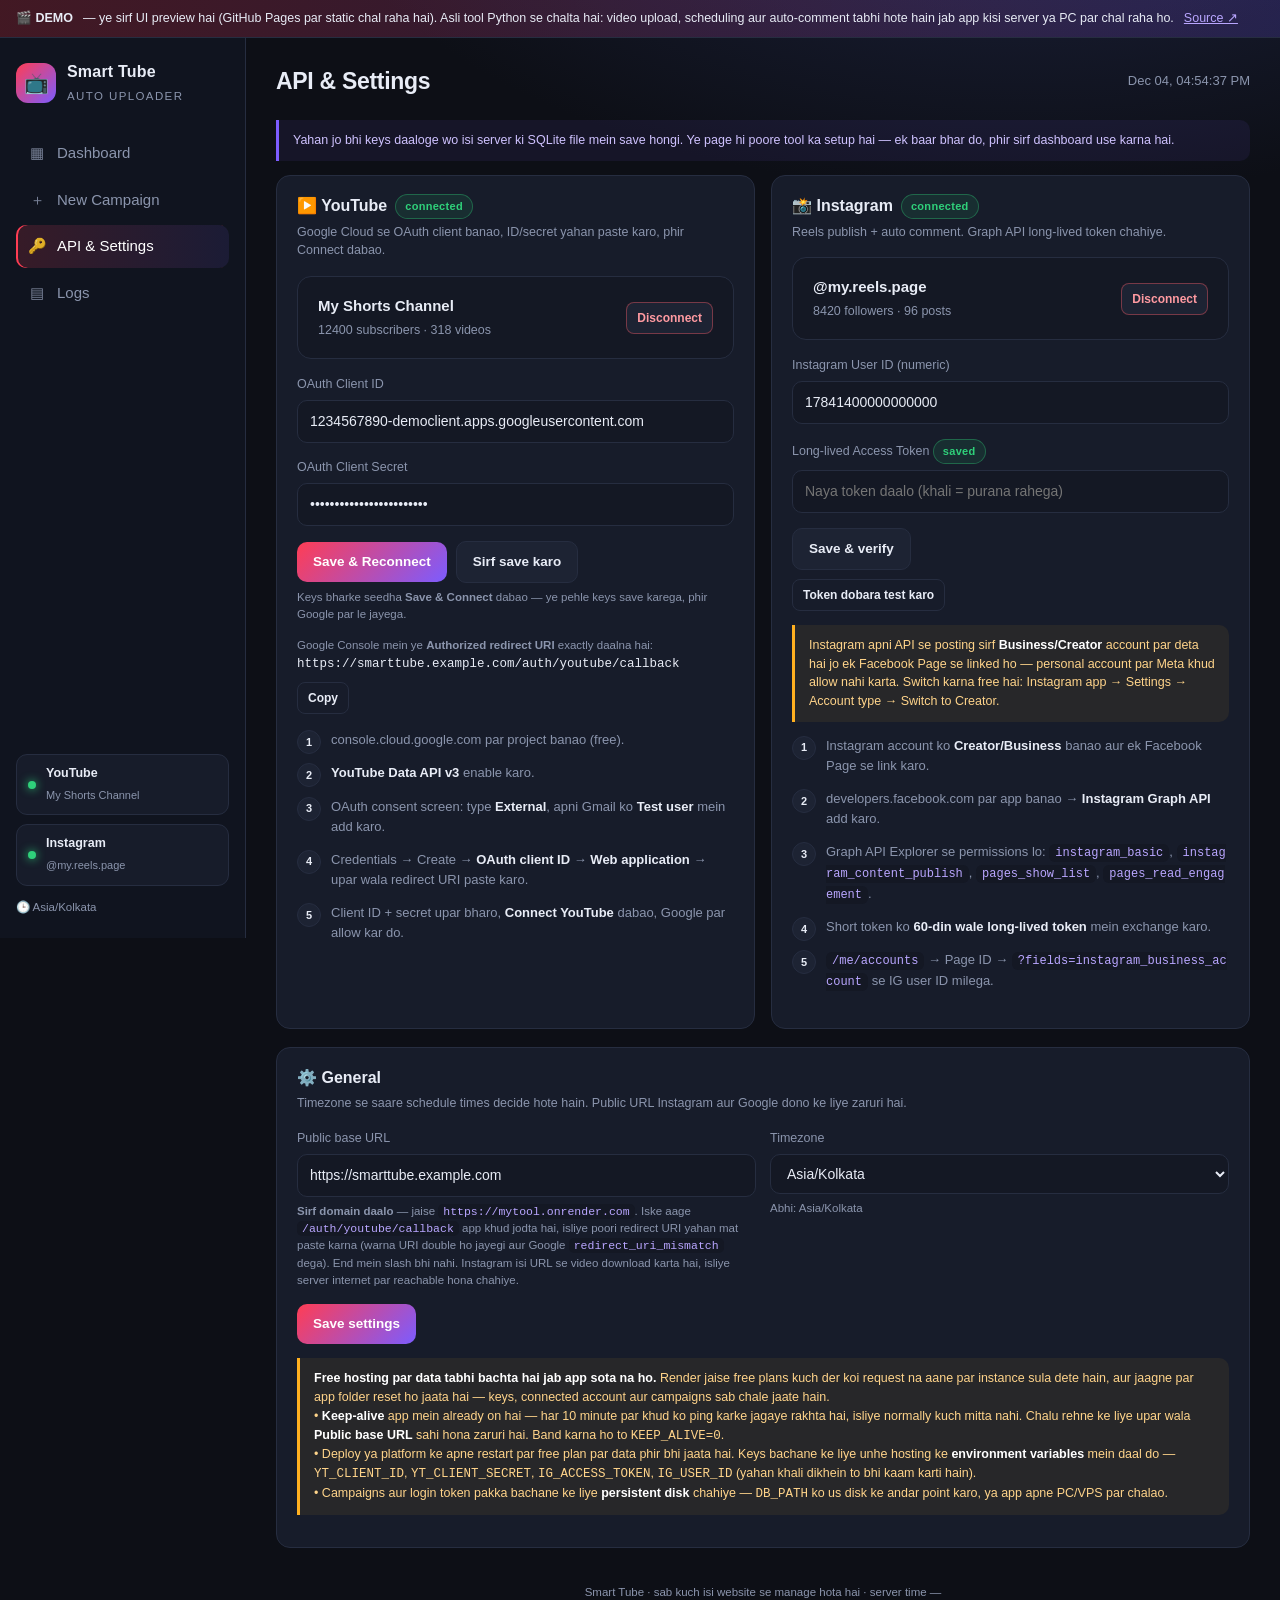
<file: docs/enter.html>
<!DOCTYPE html>
<html lang="en">
<head>
  <meta charset="utf-8">
  <meta name="viewport" content="width=device-width, initial-scale=1">
  <title>API & Settings · Smart Tube</title>
  <link rel="stylesheet" href="assets/style.css">
  <link rel="icon" href="data:image/svg+xml,<svg xmlns='http://www.w3.org/2000/svg' viewBox='0 0 100 100'><text y='.9em' font-size='90'>📺</text></svg>">

<style>
  .demo-banner {
    position: sticky; top: 0; z-index: 50;
    background: linear-gradient(90deg, rgba(255,61,84,.22), rgba(124,92,255,.18));
    border-bottom: 1px solid var(--line);
    padding: 9px 16px; font-size: 12.5px; color: var(--text);
    display: flex; gap: 10px; align-items: center; flex-wrap: wrap;
  }
  .demo-banner a { color: #b9a6ff; text-decoration: underline; }
</style>
</head>
<body>
<div class="demo-banner">
  <b>🎬 DEMO</b> — ye sirf UI preview hai (GitHub Pages par static chal raha hai).
  Asli tool Python se chalta hai: video upload, scheduling aur auto-comment tabhi hote
  hain jab app kisi server ya PC par chal raha ho.
  <a href="https://github.com/pankaj-pkj/Smart_tube" target="_blank" rel="noopener">Source ↗</a>
</div>

<div class="layout">
  <aside class="sidebar">
    <div class="brand">
      <span class="brand-mark">📺</span>
      <div>
        <strong>Smart Tube</strong>
        <small>auto uploader</small>
      </div>
    </div>

    <nav>
      <a href="index.html" class="">
        <span>▦</span> Dashboard
      </a>
      <a href="new.html" class="">
        <span>＋</span> New Campaign
      </a>
      <a href="enter.html" class="active">
        <span>🔑</span> API & Settings
      </a>
      <a href="logs.html" class="">
        <span>▤</span> Logs
      </a>
    </nav>

    <div class="conn-box">
      <div class="conn ok">
        <span class="dot"></span>
        <div>
          <strong>YouTube</strong>
          <small>My Shorts Channel</small>
        </div>
      </div>
      <div class="conn ok">
        <span class="dot"></span>
        <div>
          <strong>Instagram</strong>
          <small>@my.reels.page</small>
        </div>
      </div>
      <p class="tzline">🕒 Asia/Kolkata</p>
    </div>
  </aside>

  <main class="main">
    <header class="topbar">
      <h1>API & Settings</h1>
      <div class="topbar-right">
        <span id="clock" class="clock"></span>
        
      </div>
    </header>

    
      
    

    

<div class="note info">
  Yahan jo bhi keys daaloge wo isi server ki SQLite file mein save hongi. Ye page
  hi poore tool ka setup hai — ek baar bhar do, phir sirf dashboard use karna hai.
</div>

<div class="grid cols-2">

  <!-- ------------------------------------------------------- YouTube -->
  <div class="card">
    <h2>▶️ YouTube
      <span class="tag success">connected</span>
      
    </h2>
    <p class="sub">Google Cloud se OAuth client banao, ID/secret yahan paste karo, phir Connect dabao.</p>

    
      <div class="card" style="background:var(--bg-2);margin-bottom:16px">
        <div class="btn-row" style="justify-content:space-between">
          <div>
            <strong>My Shorts Channel</strong><br>
            <small class="muted">
              12400 subscribers · 318 videos
            </small>
          </div>
          <form method="post" action="#"
                data-confirm="YouTube disconnect kar dein?">
            <button class="btn sm danger">Disconnect</button>
          </form>
        </div>
      </div>
    

    <form method="post">
      <input type="hidden" name="section" value="youtube">
      <div class="field">
        <label for="yt_client_id">OAuth Client ID</label>
        <input type="text" id="yt_client_id" name="yt_client_id" value="1234567890-democlient.apps.googleusercontent.com"
               placeholder="1234567890-abcdef.apps.googleusercontent.com">
      </div>
      <div class="field">
        <label for="yt_client_secret">OAuth Client Secret</label>
        <input type="password" id="yt_client_secret" name="yt_client_secret"
               value="GOCSPX-demo-secret-value" placeholder="GOCSPX-...">
      </div>
      <div class="btn-row">
        <!-- Dono submit buttons hain. Pehle ye Connect wala ek plain link tha, to
             fields mein type ki hui keys submit hue bina hi gayab ho jaati thi aur
             "client ID/secret set nahi hai" wala error aata tha. -->
        <button class="btn primary" name="action" value="connect_youtube">
          Save &amp; Reconnect
        </button>
        <button class="btn">Sirf save karo</button>
      </div>
      <p class="hint">
        Keys bharke seedha <b>Save &amp; Connect</b> dabao — ye pehle keys save karega,
        phir Google par le jayega.
      </p>
    </form>

    <p class="hint" style="margin-top:14px">Google Console mein ye <b>Authorized redirect URI</b> exactly daalna hai:</p>
    <div class="btn-row">
      <code class="mono" style="word-break:break-all">https://smarttube.example.com/auth/youtube/callback</code>
      <button class="btn sm ghost" data-copy="https://smarttube.example.com/auth/youtube/callback">Copy</button>
    </div>

    <ol class="steps" style="margin-top:16px">
      <li>console.cloud.google.com par project banao (free).</li>
      <li><b>YouTube Data API v3</b> enable karo.</li>
      <li>OAuth consent screen: type <b>External</b>, apni Gmail ko <b>Test user</b> mein add karo.</li>
      <li>Credentials → Create → <b>OAuth client ID</b> → <b>Web application</b> → upar wala redirect URI paste karo.</li>
      <li>Client ID + secret upar bharo, <b>Connect YouTube</b> dabao, Google par allow kar do.</li>
    </ol>
  </div>

  <!-- ------------------------------------------------------- Instagram -->
  <div class="card">
    <h2>📸 Instagram
      <span class="tag success">connected</span>
      
    </h2>
    <p class="sub">Reels publish + auto comment. Graph API long-lived token chahiye.</p>

    
      <div class="card" style="background:var(--bg-2);margin-bottom:16px">
        <div class="btn-row" style="justify-content:space-between">
          <div>
            <strong>@my.reels.page</strong><br>
            <small class="muted">8420 followers · 96 posts</small>
          </div>
          <form method="post" action="#"
                data-confirm="Instagram disconnect kar dein?">
            <button class="btn sm danger">Disconnect</button>
          </form>
        </div>
      </div>
    

    <form method="post">
      <input type="hidden" name="section" value="instagram">
      <div class="field">
        <label for="ig_user_id">Instagram User ID (numeric)</label>
        <input type="text" id="ig_user_id" name="ig_user_id" value="17841400000000000"
               placeholder="17841400000000000">
      </div>
      <div class="field">
        <label for="ig_access_token">
          Long-lived Access Token <span class="tag success">saved</span>
        </label>
        <input type="password" id="ig_access_token" name="ig_access_token"
               placeholder="Naya token daalo (khali = purana rahega)">
      </div>
      <div class="btn-row">
        <button class="btn">Save & verify</button>
      </div>
    </form>
    
      <form method="post" action="#" style="margin-top:9px">
        <button class="btn sm ghost">Token dobara test karo</button>
      </form>
    

    <div class="note">
      Instagram apni API se posting sirf <b>Business/Creator</b> account par deta hai jo ek
      Facebook Page se linked ho — personal account par Meta khud allow nahi karta.
      Switch karna free hai: Instagram app → Settings → Account type → Switch to Creator.
    </div>

    <ol class="steps">
      <li>Instagram account ko <b>Creator/Business</b> banao aur ek Facebook Page se link karo.</li>
      <li>developers.facebook.com par app banao → <b>Instagram Graph API</b> add karo.</li>
      <li>Graph API Explorer se permissions lo: <code>instagram_basic</code>,
          <code>instagram_content_publish</code>, <code>pages_show_list</code>,
          <code>pages_read_engagement</code>.</li>
      <li>Short token ko <b>60-din wale long-lived token</b> mein exchange karo.</li>
      <li><code>/me/accounts</code> → Page ID → <code>?fields=instagram_business_account</code> se IG user ID milega.</li>
    </ol>
  </div>
</div>

<!-- ------------------------------------------------------- general -->
<div class="card">
  <h2>⚙️ General</h2>
  <p class="sub">Timezone se saare schedule times decide hote hain. Public URL Instagram aur Google dono ke liye zaruri hai.</p>
  <form method="post">
    <input type="hidden" name="section" value="general">
    <div class="row">
      <div class="field">
        <label for="public_base_url">Public base URL</label>
        <input type="text" id="public_base_url" name="public_base_url" value="https://smarttube.example.com"
               placeholder="https://mytool.onrender.com">
        <p class="hint">
          <b>Sirf domain daalo</b> — jaise <code>https://mytool.onrender.com</code>.
          Iske aage <code>/auth/youtube/callback</code> app khud jodta hai, isliye poori
          redirect URI yahan mat paste karna (warna URI double ho jayegi aur Google
          <code>redirect_uri_mismatch</code> dega). End mein slash bhi nahi.
          Instagram isi URL se video download karta hai, isliye server internet par
          reachable hona chahiye.
        </p>
      </div>
      <div class="field">
        <label for="timezone">Timezone</label>
        <select id="timezone" name="timezone">
          
            <option value="Asia/Kolkata" selected>Asia/Kolkata</option>
          
            <option value="UTC" >UTC</option>
          
            <option value="Asia/Dubai" >Asia/Dubai</option>
          
            <option value="Asia/Karachi" >Asia/Karachi</option>
          
            <option value="Europe/London" >Europe/London</option>
          
            <option value="America/New_York" >America/New_York</option>
          
            <option value="America/Los_Angeles" >America/Los_Angeles</option>
          
            <option value="Asia/Singapore" >Asia/Singapore</option>
          
            <option value="Australia/Sydney" >Australia/Sydney</option>
          
        </select>
        <p class="hint">Abhi: Asia/Kolkata</p>
      </div>
    </div>
    <button class="btn primary">Save settings</button>
  </form>

  <div class="note">
    <b>Free hosting par data tabhi bachta hai jab app sota na ho.</b> Render jaise free
    plans kuch der koi request na aane par instance sula dete hain, aur jaagne par app
    folder reset ho jaata hai — keys, connected account aur campaigns sab chale jaate hain.
    <br>• <b>Keep-alive</b> app mein already on hai — har 10 minute par khud ko ping karke
    jagaye rakhta hai, isliye normally kuch mitta nahi. Chalu rehne ke liye upar wala
    <b>Public base URL</b> sahi hona zaruri hai. Band karna ho to <code>KEEP_ALIVE=0</code>.
    <br>• Deploy ya platform ke apne restart par free plan par data phir bhi jaata hai.
    Keys bachane ke liye unhe hosting ke <b>environment variables</b> mein daal do —
    <code>YT_CLIENT_ID</code>, <code>YT_CLIENT_SECRET</code>, <code>IG_ACCESS_TOKEN</code>,
    <code>IG_USER_ID</code> (yahan khali dikhein to bhi kaam karti hain).
    <br>• Campaigns aur login token pakka bachane ke liye <b>persistent disk</b> chahiye —
    <code>DB_PATH</code> ko us disk ke andar point karo, ya app apne PC/VPS par chalao.
  </div>
</div>



    <footer class="foot">
      Smart Tube · sab kuch isi website se manage hota hai · server time
      <span id="servertime">—</span>
    </footer>
  </main>
</div>

<script>
(function () {
  const EMOJIS = ["🔥","✨","🚀","💯","🎬","😍","👌","⚡","🌟","🎯"];
  const pick = (arr) => arr[Math.floor(Math.random() * arr.length)];

  function renderTemplate(tpl, n, total) {
    const now = new Date();
    const pad = (x) => String(x).padStart(2, "0");
    const vars = {
      n: String(n), nn: pad(n), total: String(total),
      date: `${pad(now.getDate())}-${pad(now.getMonth() + 1)}-${now.getFullYear()}`,
      time: `${pad(now.getHours())}:${pad(now.getMinutes())}`,
      day: now.toLocaleDateString("en", { weekday: "long" }),
      campaign: "Demo Campaign",
      rand: String(1000 + Math.floor(Math.random() * 9000)),
      emoji: pick(EMOJIS),
    };
    let out = tpl;
    for (const [k, v] of Object.entries(vars)) out = out.split("{" + k + "}").join(v);
    for (let i = 0; i < 20; i++) {
      const m = out.match(/\{([^{}]*\|[^{}]*)\}/);
      if (!m) break;
      out = out.slice(0, m.index) + pick(m[1].split("|")) + out.slice(m.index + m[0].length);
    }
    return out.trim();
  }

  const realFetch = window.fetch.bind(window);
  const json = (data) => Promise.resolve(new Response(JSON.stringify(data), {
    status: 200, headers: { "Content-Type": "application/json" },
  }));

  window.fetch = function (input, init) {
    const url = typeof input === "string" ? input : input.url;

    if (url.includes("/api/preview")) {
      const body = JSON.parse((init && init.body) || "{}");
      const total = parseInt(body.total || 24, 10);
      return json({ samples: [1, 2, 3].map((i) => renderTemplate(body.template || "", i, total)) });
    }

    if (url.includes("/api/quota")) {
      const params = new URLSearchParams(url.split("?")[1] || "");
      const interval = Math.max(parseInt(params.get("interval") || "60", 10), 1);
      const perUpload = 1600 + (params.get("thumb") === "1" ? 50 : 0)
                             + (params.get("comment") === "1" ? 50 : 0);
      const perDay = Math.max(Math.floor(1440 / interval), 1);
      const used = perUpload * perDay;
      return json({
        per_upload: perUpload, per_day: perDay, used: used, limit: 10000,
        max_uploads: Math.floor(10000 / perUpload), over: used > 10000,
      });
    }

    if (url.includes("/api/stats")) {
      return json({ totals: {}, running: [], next: null, server_time: new Date().toISOString() });
    }

    return realFetch(input, init);
  };

  // Demo mein koi form submit nahi hona chahiye.
  document.addEventListener("submit", function (e) {
    e.preventDefault();
    alert("Ye demo hai — asli upload ke liye tool ko server ya PC par chalana padega.");
  }, true);
})();
</script>
<script src="assets/app.js"></script>

</body>
</html>
</file>
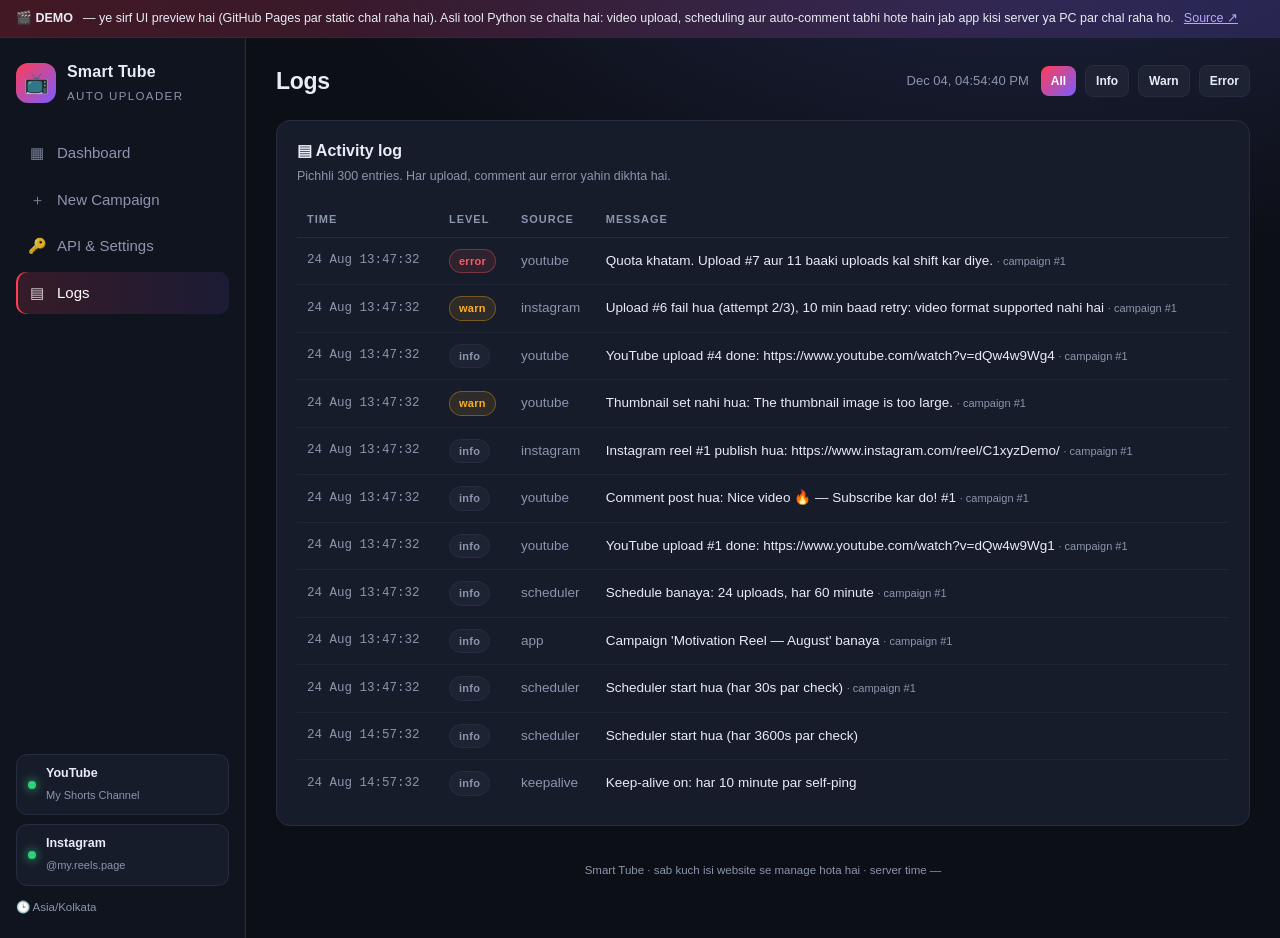
<file: docs/logs.html>
<!DOCTYPE html>
<html lang="en">
<head>
  <meta charset="utf-8">
  <meta name="viewport" content="width=device-width, initial-scale=1">
  <title>Logs · Smart Tube</title>
  <link rel="stylesheet" href="assets/style.css">
  <link rel="icon" href="data:image/svg+xml,<svg xmlns='http://www.w3.org/2000/svg' viewBox='0 0 100 100'><text y='.9em' font-size='90'>📺</text></svg>">

<style>
  .demo-banner {
    position: sticky; top: 0; z-index: 50;
    background: linear-gradient(90deg, rgba(255,61,84,.22), rgba(124,92,255,.18));
    border-bottom: 1px solid var(--line);
    padding: 9px 16px; font-size: 12.5px; color: var(--text);
    display: flex; gap: 10px; align-items: center; flex-wrap: wrap;
  }
  .demo-banner a { color: #b9a6ff; text-decoration: underline; }
</style>
</head>
<body>
<div class="demo-banner">
  <b>🎬 DEMO</b> — ye sirf UI preview hai (GitHub Pages par static chal raha hai).
  Asli tool Python se chalta hai: video upload, scheduling aur auto-comment tabhi hote
  hain jab app kisi server ya PC par chal raha ho.
  <a href="https://github.com/pankaj-pkj/Smart_tube" target="_blank" rel="noopener">Source ↗</a>
</div>

<div class="layout">
  <aside class="sidebar">
    <div class="brand">
      <span class="brand-mark">📺</span>
      <div>
        <strong>Smart Tube</strong>
        <small>auto uploader</small>
      </div>
    </div>

    <nav>
      <a href="index.html" class="">
        <span>▦</span> Dashboard
      </a>
      <a href="new.html" class="">
        <span>＋</span> New Campaign
      </a>
      <a href="enter.html" class="">
        <span>🔑</span> API & Settings
      </a>
      <a href="logs.html" class="active">
        <span>▤</span> Logs
      </a>
    </nav>

    <div class="conn-box">
      <div class="conn ok">
        <span class="dot"></span>
        <div>
          <strong>YouTube</strong>
          <small>My Shorts Channel</small>
        </div>
      </div>
      <div class="conn ok">
        <span class="dot"></span>
        <div>
          <strong>Instagram</strong>
          <small>@my.reels.page</small>
        </div>
      </div>
      <p class="tzline">🕒 Asia/Kolkata</p>
    </div>
  </aside>

  <main class="main">
    <header class="topbar">
      <h1>Logs</h1>
      <div class="topbar-right">
        <span id="clock" class="clock"></span>
        
  <div class="btn-row">
    <a class="btn sm primary" href="logs.html">All</a>
    <a class="btn sm " href="logs.html">Info</a>
    <a class="btn sm " href="logs.html">Warn</a>
    <a class="btn sm " href="logs.html">Error</a>
  </div>

      </div>
    </header>

    
      
    

    
<div class="card">
  <h2>▤ Activity log</h2>
  <p class="sub">Pichhli 300 entries. Har upload, comment aur error yahin dikhta hai.</p>
  
    <div class="table-wrap">
      <table>
        <thead><tr><th>Time</th><th>Level</th><th>Source</th><th>Message</th></tr></thead>
        <tbody>
        
          <tr>
            <td class="muted mono" style="white-space:nowrap">24 Aug 13:47:32</td>
            <td><span class="tag failed">error</span></td>
            <td class="muted">youtube</td>
            <td>
              Quota khatam. Upload #7 aur 11 baaki uploads kal shift kar diye.
              
                <a class="muted" style="font-size:11px"
                   href="campaign.html">· campaign #1</a>
              
            </td>
          </tr>
        
          <tr>
            <td class="muted mono" style="white-space:nowrap">24 Aug 13:47:32</td>
            <td><span class="tag running">warn</span></td>
            <td class="muted">instagram</td>
            <td>
              Upload #6 fail hua (attempt 2/3), 10 min baad retry: video format supported nahi hai
              
                <a class="muted" style="font-size:11px"
                   href="campaign.html">· campaign #1</a>
              
            </td>
          </tr>
        
          <tr>
            <td class="muted mono" style="white-space:nowrap">24 Aug 13:47:32</td>
            <td><span class="tag ">info</span></td>
            <td class="muted">youtube</td>
            <td>
              YouTube upload #4 done: https://www.youtube.com/watch?v=dQw4w9Wg4
              
                <a class="muted" style="font-size:11px"
                   href="campaign.html">· campaign #1</a>
              
            </td>
          </tr>
        
          <tr>
            <td class="muted mono" style="white-space:nowrap">24 Aug 13:47:32</td>
            <td><span class="tag running">warn</span></td>
            <td class="muted">youtube</td>
            <td>
              Thumbnail set nahi hua: The thumbnail image is too large.
              
                <a class="muted" style="font-size:11px"
                   href="campaign.html">· campaign #1</a>
              
            </td>
          </tr>
        
          <tr>
            <td class="muted mono" style="white-space:nowrap">24 Aug 13:47:32</td>
            <td><span class="tag ">info</span></td>
            <td class="muted">instagram</td>
            <td>
              Instagram reel #1 publish hua: https://www.instagram.com/reel/C1xyzDemo/
              
                <a class="muted" style="font-size:11px"
                   href="campaign.html">· campaign #1</a>
              
            </td>
          </tr>
        
          <tr>
            <td class="muted mono" style="white-space:nowrap">24 Aug 13:47:32</td>
            <td><span class="tag ">info</span></td>
            <td class="muted">youtube</td>
            <td>
              Comment post hua: Nice video 🔥 — Subscribe kar do! #1
              
                <a class="muted" style="font-size:11px"
                   href="campaign.html">· campaign #1</a>
              
            </td>
          </tr>
        
          <tr>
            <td class="muted mono" style="white-space:nowrap">24 Aug 13:47:32</td>
            <td><span class="tag ">info</span></td>
            <td class="muted">youtube</td>
            <td>
              YouTube upload #1 done: https://www.youtube.com/watch?v=dQw4w9Wg1
              
                <a class="muted" style="font-size:11px"
                   href="campaign.html">· campaign #1</a>
              
            </td>
          </tr>
        
          <tr>
            <td class="muted mono" style="white-space:nowrap">24 Aug 13:47:32</td>
            <td><span class="tag ">info</span></td>
            <td class="muted">scheduler</td>
            <td>
              Schedule banaya: 24 uploads, har 60 minute
              
                <a class="muted" style="font-size:11px"
                   href="campaign.html">· campaign #1</a>
              
            </td>
          </tr>
        
          <tr>
            <td class="muted mono" style="white-space:nowrap">24 Aug 13:47:32</td>
            <td><span class="tag ">info</span></td>
            <td class="muted">app</td>
            <td>
              Campaign &#39;Motivation Reel — August&#39; banaya
              
                <a class="muted" style="font-size:11px"
                   href="campaign.html">· campaign #1</a>
              
            </td>
          </tr>
        
          <tr>
            <td class="muted mono" style="white-space:nowrap">24 Aug 13:47:32</td>
            <td><span class="tag ">info</span></td>
            <td class="muted">scheduler</td>
            <td>
              Scheduler start hua (har 30s par check)
              
                <a class="muted" style="font-size:11px"
                   href="campaign.html">· campaign #1</a>
              
            </td>
          </tr>
        
          <tr>
            <td class="muted mono" style="white-space:nowrap">24 Aug 14:57:32</td>
            <td><span class="tag ">info</span></td>
            <td class="muted">scheduler</td>
            <td>
              Scheduler start hua (har 3600s par check)
              
            </td>
          </tr>
        
          <tr>
            <td class="muted mono" style="white-space:nowrap">24 Aug 14:57:32</td>
            <td><span class="tag ">info</span></td>
            <td class="muted">keepalive</td>
            <td>
              Keep-alive on: har 10 minute par self-ping
              
            </td>
          </tr>
        
        </tbody>
      </table>
    </div>
  
</div>


    <footer class="foot">
      Smart Tube · sab kuch isi website se manage hota hai · server time
      <span id="servertime">—</span>
    </footer>
  </main>
</div>

<script>
(function () {
  const EMOJIS = ["🔥","✨","🚀","💯","🎬","😍","👌","⚡","🌟","🎯"];
  const pick = (arr) => arr[Math.floor(Math.random() * arr.length)];

  function renderTemplate(tpl, n, total) {
    const now = new Date();
    const pad = (x) => String(x).padStart(2, "0");
    const vars = {
      n: String(n), nn: pad(n), total: String(total),
      date: `${pad(now.getDate())}-${pad(now.getMonth() + 1)}-${now.getFullYear()}`,
      time: `${pad(now.getHours())}:${pad(now.getMinutes())}`,
      day: now.toLocaleDateString("en", { weekday: "long" }),
      campaign: "Demo Campaign",
      rand: String(1000 + Math.floor(Math.random() * 9000)),
      emoji: pick(EMOJIS),
    };
    let out = tpl;
    for (const [k, v] of Object.entries(vars)) out = out.split("{" + k + "}").join(v);
    for (let i = 0; i < 20; i++) {
      const m = out.match(/\{([^{}]*\|[^{}]*)\}/);
      if (!m) break;
      out = out.slice(0, m.index) + pick(m[1].split("|")) + out.slice(m.index + m[0].length);
    }
    return out.trim();
  }

  const realFetch = window.fetch.bind(window);
  const json = (data) => Promise.resolve(new Response(JSON.stringify(data), {
    status: 200, headers: { "Content-Type": "application/json" },
  }));

  window.fetch = function (input, init) {
    const url = typeof input === "string" ? input : input.url;

    if (url.includes("/api/preview")) {
      const body = JSON.parse((init && init.body) || "{}");
      const total = parseInt(body.total || 24, 10);
      return json({ samples: [1, 2, 3].map((i) => renderTemplate(body.template || "", i, total)) });
    }

    if (url.includes("/api/quota")) {
      const params = new URLSearchParams(url.split("?")[1] || "");
      const interval = Math.max(parseInt(params.get("interval") || "60", 10), 1);
      const perUpload = 1600 + (params.get("thumb") === "1" ? 50 : 0)
                             + (params.get("comment") === "1" ? 50 : 0);
      const perDay = Math.max(Math.floor(1440 / interval), 1);
      const used = perUpload * perDay;
      return json({
        per_upload: perUpload, per_day: perDay, used: used, limit: 10000,
        max_uploads: Math.floor(10000 / perUpload), over: used > 10000,
      });
    }

    if (url.includes("/api/stats")) {
      return json({ totals: {}, running: [], next: null, server_time: new Date().toISOString() });
    }

    return realFetch(input, init);
  };

  // Demo mein koi form submit nahi hona chahiye.
  document.addEventListener("submit", function (e) {
    e.preventDefault();
    alert("Ye demo hai — asli upload ke liye tool ko server ya PC par chalana padega.");
  }, true);
})();
</script>
<script src="assets/app.js"></script>

</body>
</html>
</file>
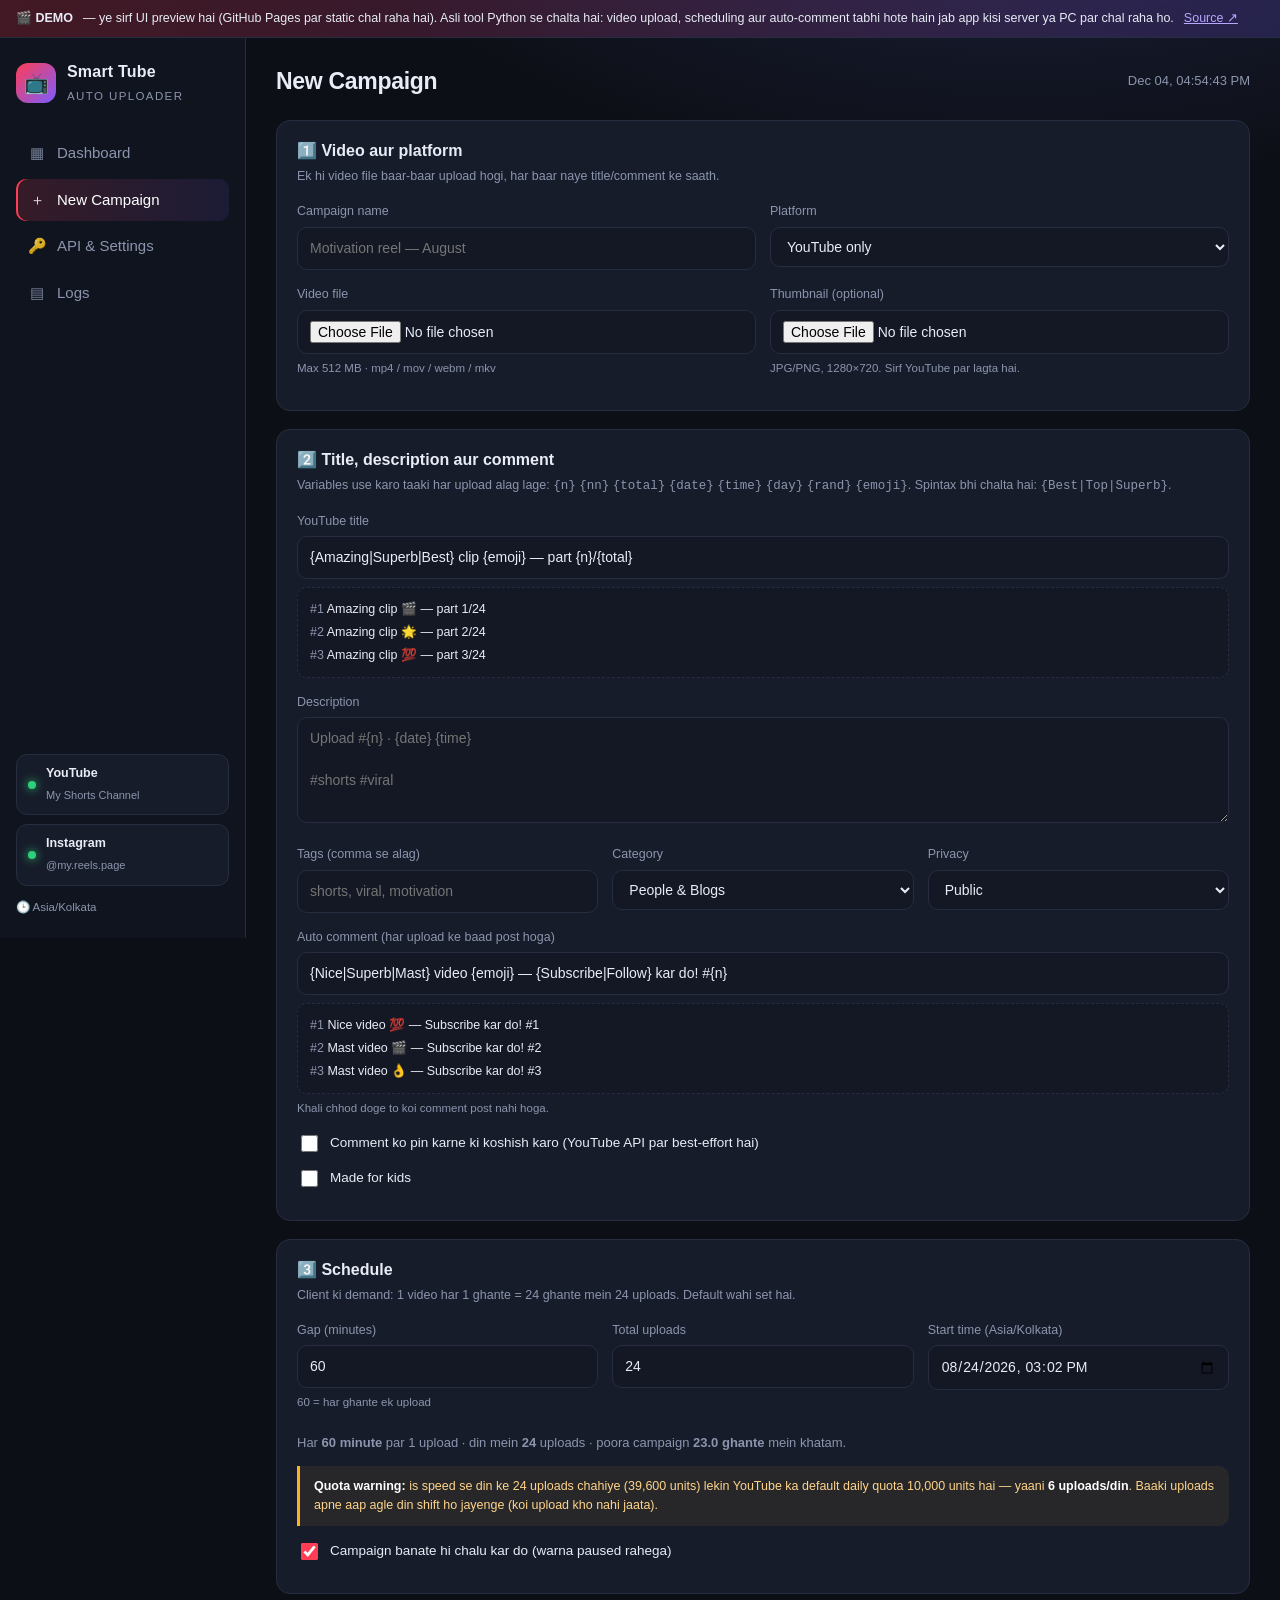
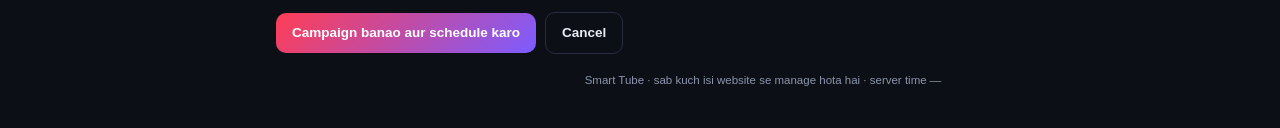
<file: docs/new.html>
<!DOCTYPE html>
<html lang="en">
<head>
  <meta charset="utf-8">
  <meta name="viewport" content="width=device-width, initial-scale=1">
  <title>New Campaign · Smart Tube</title>
  <link rel="stylesheet" href="assets/style.css">
  <link rel="icon" href="data:image/svg+xml,<svg xmlns='http://www.w3.org/2000/svg' viewBox='0 0 100 100'><text y='.9em' font-size='90'>📺</text></svg>">

<style>
  .demo-banner {
    position: sticky; top: 0; z-index: 50;
    background: linear-gradient(90deg, rgba(255,61,84,.22), rgba(124,92,255,.18));
    border-bottom: 1px solid var(--line);
    padding: 9px 16px; font-size: 12.5px; color: var(--text);
    display: flex; gap: 10px; align-items: center; flex-wrap: wrap;
  }
  .demo-banner a { color: #b9a6ff; text-decoration: underline; }
</style>
</head>
<body>
<div class="demo-banner">
  <b>🎬 DEMO</b> — ye sirf UI preview hai (GitHub Pages par static chal raha hai).
  Asli tool Python se chalta hai: video upload, scheduling aur auto-comment tabhi hote
  hain jab app kisi server ya PC par chal raha ho.
  <a href="https://github.com/pankaj-pkj/Smart_tube" target="_blank" rel="noopener">Source ↗</a>
</div>

<div class="layout">
  <aside class="sidebar">
    <div class="brand">
      <span class="brand-mark">📺</span>
      <div>
        <strong>Smart Tube</strong>
        <small>auto uploader</small>
      </div>
    </div>

    <nav>
      <a href="index.html" class="">
        <span>▦</span> Dashboard
      </a>
      <a href="new.html" class="active">
        <span>＋</span> New Campaign
      </a>
      <a href="enter.html" class="">
        <span>🔑</span> API & Settings
      </a>
      <a href="logs.html" class="">
        <span>▤</span> Logs
      </a>
    </nav>

    <div class="conn-box">
      <div class="conn ok">
        <span class="dot"></span>
        <div>
          <strong>YouTube</strong>
          <small>My Shorts Channel</small>
        </div>
      </div>
      <div class="conn ok">
        <span class="dot"></span>
        <div>
          <strong>Instagram</strong>
          <small>@my.reels.page</small>
        </div>
      </div>
      <p class="tzline">🕒 Asia/Kolkata</p>
    </div>
  </aside>

  <main class="main">
    <header class="topbar">
      <h1>New Campaign</h1>
      <div class="topbar-right">
        <span id="clock" class="clock"></span>
        
      </div>
    </header>

    
      
    

    



<form method="post" enctype="multipart/form-data">

  <div class="card">
    <h2>1️⃣ Video aur platform</h2>
    <p class="sub">Ek hi video file baar-baar upload hogi, har baar naye title/comment ke saath.</p>

    <div class="row">
      <div class="field">
        <label for="name">Campaign name</label>
        <input type="text" id="name" name="name" required placeholder="Motivation reel — August">
      </div>
      <div class="field">
        <label for="platform">Platform</label>
        <select id="platform" name="platform">
          <option value="youtube">YouTube only</option>
          <option value="instagram">Instagram only</option>
          <option value="both">YouTube + Instagram (dono)</option>
        </select>
      </div>
    </div>

    <div class="row">
      <div class="field">
        <label for="video">Video file</label>
        <input type="file" id="video" name="video" accept="video/*" required data-max-mb="512">
        <p class="hint" id="video_info">Max 512 MB · mp4 / mov / webm / mkv</p>
      </div>
      <div class="field" data-only="youtube">
        <label for="thumbnail">Thumbnail (optional)</label>
        <input type="file" id="thumbnail" name="thumbnail" accept="image/jpeg,image/png">
        <p class="hint">JPG/PNG, 1280×720. Sirf YouTube par lagta hai.</p>
      </div>
    </div>
  </div>

  <div class="card">
    <h2>2️⃣ Title, description aur comment</h2>
    <p class="sub">
      Variables use karo taaki har upload alag lage:
      <code>{n}</code> <code>{nn}</code> <code>{total}</code> <code>{date}</code>
      <code>{time}</code> <code>{day}</code> <code>{rand}</code> <code>{emoji}</code>.
      Spintax bhi chalta hai: <code>{Best|Top|Superb}</code>.
    </p>

    <div class="field" data-only="youtube">
      <label for="title_tpl">YouTube title</label>
      <input type="text" id="title_tpl" name="title_tpl" required maxlength="200"
             value="{Amazing|Superb|Best} clip {emoji} — part {n}/{total}">
      <div class="preview-box" id="title_preview" style="margin-top:8px"></div>
    </div>

    <div class="field" data-only="youtube">
      <label for="description">Description</label>
      <textarea id="description" name="description" rows="4"
                placeholder="Upload #{n} · {date} {time}&#10;&#10;#shorts #viral"></textarea>
    </div>

    <div class="row" data-only="youtube">
      <div class="field">
        <label for="tags">Tags (comma se alag)</label>
        <input type="text" id="tags" name="tags" placeholder="shorts, viral, motivation">
      </div>
      <div class="field">
        <label for="category_id">Category</label>
        <select id="category_id" name="category_id">
          <option value="22">People &amp; Blogs</option><option value="24">Entertainment</option><option value="10">Music</option><option value="20">Gaming</option><option value="23">Comedy</option><option value="27">Education</option><option value="28">Science &amp; Technology</option><option value="17">Sports</option><option value="26">Howto &amp; Style</option><option value="25">News &amp; Politics</option><option value="19">Travel &amp; Events</option><option value="15">Pets &amp; Animals</option><option value="1">Film &amp; Animation</option><option value="2">Autos &amp; Vehicles</option>
        </select>
      </div>
      <div class="field">
        <label for="privacy">Privacy</label>
        <select id="privacy" name="privacy">
          <option value="public">Public</option>
          <option value="unlisted">Unlisted</option>
          <option value="private">Private</option>
        </select>
      </div>
    </div>

    <div class="field">
      <label for="comment_tpl">Auto comment (har upload ke baad post hoga)</label>
      <input type="text" id="comment_tpl" name="comment_tpl"
             value="{Nice|Superb|Mast} video {emoji} — {Subscribe|Follow} kar do! #{n}">
      <div class="preview-box" id="comment_preview" style="margin-top:8px"></div>
      <p class="hint">Khali chhod doge to koi comment post nahi hoga.</p>
    </div>

    <div class="check" data-only="youtube">
      <input type="checkbox" id="pin_comment" name="pin_comment">
      <label for="pin_comment">Comment ko pin karne ki koshish karo (YouTube API par best-effort hai)</label>
    </div>
    <div class="check" data-only="youtube">
      <input type="checkbox" id="made_for_kids" name="made_for_kids">
      <label for="made_for_kids">Made for kids</label>
    </div>

    <div data-only="instagram" style="display:none">
      <hr style="border:none;border-top:1px solid var(--line);margin:18px 0">
      <div class="field">
        <label for="ig_caption_tpl">Instagram caption (khali = YouTube title use hoga)</label>
        <input type="text" id="ig_caption_tpl" name="ig_caption_tpl"
               placeholder="{Reel|Clip} #{n} {emoji} #reels #viral">
      </div>
      <div class="field">
        <label for="ig_comment_tpl">Instagram comment (khali = upar wala comment use hoga)</label>
        <input type="text" id="ig_comment_tpl" name="ig_comment_tpl" placeholder="Follow for more {emoji}">
      </div>
      <div class="check">
        <input type="checkbox" id="ig_share_to_feed" name="ig_share_to_feed" checked>
        <label for="ig_share_to_feed">Reel ko feed par bhi dikhao</label>
      </div>
    </div>
  </div>

  <div class="card">
    <h2>3️⃣ Schedule</h2>
    <p class="sub">Client ki demand: 1 video har 1 ghante = 24 ghante mein 24 uploads. Default wahi set hai.</p>

    <div class="row">
      <div class="field">
        <label for="interval_minutes">Gap (minutes)</label>
        <input type="number" id="interval_minutes" name="interval_minutes" value="60" min="1" max="10080">
        <p class="hint">60 = har ghante ek upload</p>
      </div>
      <div class="field">
        <label for="total_uploads">Total uploads</label>
        <input type="number" id="total_uploads" name="total_uploads" value="24" min="1" max="500">
      </div>
      <div class="field">
        <label for="start_at">Start time (Asia/Kolkata)</label>
        <input type="datetime-local" id="start_at" name="start_at" value="2026-08-24T15:02">
      </div>
    </div>

    <p class="hint" id="schedule_summary" style="font-size:13px"></p>
    <div class="note info" id="quota_box"></div>

    <div class="check">
      <input type="checkbox" id="start_now" name="start_now" checked>
      <label for="start_now">Campaign banate hi chalu kar do (warna paused rahega)</label>
    </div>
  </div>

  <div class="btn-row">
    <button class="btn primary" type="submit">Campaign banao aur schedule karo</button>
    <a class="btn ghost" href="index.html">Cancel</a>
  </div>
</form>



    <footer class="foot">
      Smart Tube · sab kuch isi website se manage hota hai · server time
      <span id="servertime">—</span>
    </footer>
  </main>
</div>

<script>
(function () {
  const EMOJIS = ["🔥","✨","🚀","💯","🎬","😍","👌","⚡","🌟","🎯"];
  const pick = (arr) => arr[Math.floor(Math.random() * arr.length)];

  function renderTemplate(tpl, n, total) {
    const now = new Date();
    const pad = (x) => String(x).padStart(2, "0");
    const vars = {
      n: String(n), nn: pad(n), total: String(total),
      date: `${pad(now.getDate())}-${pad(now.getMonth() + 1)}-${now.getFullYear()}`,
      time: `${pad(now.getHours())}:${pad(now.getMinutes())}`,
      day: now.toLocaleDateString("en", { weekday: "long" }),
      campaign: "Demo Campaign",
      rand: String(1000 + Math.floor(Math.random() * 9000)),
      emoji: pick(EMOJIS),
    };
    let out = tpl;
    for (const [k, v] of Object.entries(vars)) out = out.split("{" + k + "}").join(v);
    for (let i = 0; i < 20; i++) {
      const m = out.match(/\{([^{}]*\|[^{}]*)\}/);
      if (!m) break;
      out = out.slice(0, m.index) + pick(m[1].split("|")) + out.slice(m.index + m[0].length);
    }
    return out.trim();
  }

  const realFetch = window.fetch.bind(window);
  const json = (data) => Promise.resolve(new Response(JSON.stringify(data), {
    status: 200, headers: { "Content-Type": "application/json" },
  }));

  window.fetch = function (input, init) {
    const url = typeof input === "string" ? input : input.url;

    if (url.includes("/api/preview")) {
      const body = JSON.parse((init && init.body) || "{}");
      const total = parseInt(body.total || 24, 10);
      return json({ samples: [1, 2, 3].map((i) => renderTemplate(body.template || "", i, total)) });
    }

    if (url.includes("/api/quota")) {
      const params = new URLSearchParams(url.split("?")[1] || "");
      const interval = Math.max(parseInt(params.get("interval") || "60", 10), 1);
      const perUpload = 1600 + (params.get("thumb") === "1" ? 50 : 0)
                             + (params.get("comment") === "1" ? 50 : 0);
      const perDay = Math.max(Math.floor(1440 / interval), 1);
      const used = perUpload * perDay;
      return json({
        per_upload: perUpload, per_day: perDay, used: used, limit: 10000,
        max_uploads: Math.floor(10000 / perUpload), over: used > 10000,
      });
    }

    if (url.includes("/api/stats")) {
      return json({ totals: {}, running: [], next: null, server_time: new Date().toISOString() });
    }

    return realFetch(input, init);
  };

  // Demo mein koi form submit nahi hona chahiye.
  document.addEventListener("submit", function (e) {
    e.preventDefault();
    alert("Ye demo hai — asli upload ke liye tool ko server ya PC par chalana padega.");
  }, true);
})();
</script>
<script src="assets/app.js"></script>

</body>
</html>
</file>
<file: docs/assets/style.css>
:root {
  --bg: #0d0f16;
  --bg-2: #141824;
  --card: #171c2a;
  --card-2: #1d2333;
  --line: #262d40;
  --text: #e8ecf6;
  --muted: #8b95ad;
  --accent: #ff3d54;
  --accent-2: #7c5cff;
  --ok: #2fd07a;
  --warn: #ffb020;
  --err: #ff5a65;
  --radius: 14px;
}

* { box-sizing: border-box; }

body {
  margin: 0;
  background: radial-gradient(1200px 600px at 80% -10%, #1d2340 0%, var(--bg) 60%);
  color: var(--text);
  font: 15px/1.5 "Inter", -apple-system, BlinkMacSystemFont, "Segoe UI", Roboto, sans-serif;
  min-height: 100vh;
}

a { color: inherit; text-decoration: none; }

.layout { display: flex; min-height: 100vh; }

/* ------------------------------------------------------------ sidebar */

.sidebar {
  width: 246px;
  flex-shrink: 0;
  background: rgba(18, 22, 34, .82);
  border-right: 1px solid var(--line);
  padding: 22px 16px;
  display: flex;
  flex-direction: column;
  gap: 26px;
  position: sticky;
  top: 0;
  height: 100vh;
}

.brand { display: flex; align-items: center; gap: 11px; }
.brand-mark {
  width: 40px; height: 40px; display: grid; place-items: center;
  border-radius: 12px; font-size: 20px;
  background: linear-gradient(135deg, var(--accent), var(--accent-2));
}
.brand strong { display: block; font-size: 16px; letter-spacing: .2px; }
.brand small { color: var(--muted); font-size: 11.5px; text-transform: uppercase; letter-spacing: 1.4px; }

.sidebar nav { display: flex; flex-direction: column; gap: 4px; }
.sidebar nav a {
  display: flex; align-items: center; gap: 11px;
  padding: 10px 12px; border-radius: 10px; color: var(--muted);
  font-weight: 500; transition: .15s;
}
.sidebar nav a span { width: 18px; text-align: center; opacity: .85; }
.sidebar nav a:hover { background: var(--card); color: var(--text); }
.sidebar nav a.active {
  background: linear-gradient(90deg, rgba(255,61,84,.16), rgba(124,92,255,.10));
  color: #fff;
  box-shadow: inset 2px 0 0 var(--accent);
}

.conn-box { margin-top: auto; display: flex; flex-direction: column; gap: 9px; }
.conn {
  display: flex; align-items: center; gap: 10px;
  background: var(--card); border: 1px solid var(--line);
  border-radius: 11px; padding: 9px 11px;
}
.conn strong { display: block; font-size: 12.5px; }
.conn small { color: var(--muted); font-size: 11px; word-break: break-all; }
.conn .dot { width: 8px; height: 8px; border-radius: 50%; flex-shrink: 0; }
.conn.ok .dot { background: var(--ok); box-shadow: 0 0 10px var(--ok); }
.conn.off .dot { background: #4b556e; }
.tzline { color: var(--muted); font-size: 11.5px; margin: 4px 0 0; }

/* ------------------------------------------------------------ main */

.main { flex: 1; padding: 26px 30px 40px; max-width: 1180px; }

.topbar {
  display: flex; align-items: center; justify-content: space-between;
  gap: 16px; margin-bottom: 22px; flex-wrap: wrap;
}
.topbar h1 { font-size: 23px; margin: 0; letter-spacing: -.3px; }
.topbar-right { display: flex; align-items: center; gap: 12px; }
.clock { color: var(--muted); font-variant-numeric: tabular-nums; font-size: 13px; }

.flashes { display: flex; flex-direction: column; gap: 8px; margin-bottom: 18px; }
.flash {
  padding: 11px 14px; border-radius: 10px; font-size: 13.5px;
  border: 1px solid var(--line); background: var(--card);
}
.flash.success { border-color: rgba(47,208,122,.4); background: rgba(47,208,122,.10); }
.flash.error { border-color: rgba(255,90,101,.45); background: rgba(255,90,101,.10); }

/* ------------------------------------------------------------ cards */

.card {
  background: var(--card);
  border: 1px solid var(--line);
  border-radius: var(--radius);
  padding: 18px 20px;
  margin-bottom: 18px;
}
.card > h2 {
  margin: 0 0 4px; font-size: 16px; display: flex; align-items: center; gap: 8px;
}
.card > .sub { color: var(--muted); font-size: 12.5px; margin: 0 0 16px; }

.grid { display: grid; gap: 16px; }
.grid.cols-2 { grid-template-columns: repeat(auto-fit, minmax(300px, 1fr)); }
.grid.cols-4 { grid-template-columns: repeat(auto-fit, minmax(165px, 1fr)); }

.stat {
  background: linear-gradient(160deg, var(--card-2), var(--card));
  border: 1px solid var(--line); border-radius: var(--radius); padding: 15px 17px;
}
.stat b { display: block; font-size: 27px; letter-spacing: -.5px; }
.stat span { color: var(--muted); font-size: 12px; text-transform: uppercase; letter-spacing: 1.1px; }
.stat.ok b { color: var(--ok); }
.stat.warn b { color: var(--warn); }
.stat.err b { color: var(--err); }

/* ------------------------------------------------------------ forms */

label { display: block; font-size: 12.5px; color: var(--muted); margin-bottom: 6px; font-weight: 500; }
.field { margin-bottom: 15px; }
input[type=text], input[type=password], input[type=number], input[type=datetime-local],
input[type=file], select, textarea {
  width: 100%; padding: 10px 12px;
  background: var(--bg-2); border: 1px solid var(--line);
  color: var(--text); border-radius: 10px; font: inherit; font-size: 14px;
}
input:focus, select:focus, textarea:focus {
  outline: none; border-color: var(--accent-2);
  box-shadow: 0 0 0 3px rgba(124,92,255,.16);
}
textarea { resize: vertical; min-height: 80px; }
.hint { color: var(--muted); font-size: 11.5px; margin: 6px 0 0; }
.hint code { background: var(--bg-2); padding: 1px 5px; border-radius: 5px; color: #b9a6ff; }

.row { display: grid; gap: 14px; grid-template-columns: repeat(auto-fit, minmax(180px, 1fr)); }

.check { display: flex; align-items: center; gap: 9px; margin-bottom: 12px; }
.check input { width: 17px; height: 17px; accent-color: var(--accent); }
.check label { margin: 0; color: var(--text); font-size: 13.5px; }

.btn {
  display: inline-flex; align-items: center; gap: 7px; justify-content: center;
  padding: 10px 16px; border-radius: 10px; border: 1px solid var(--line);
  background: var(--card-2); color: var(--text); font: inherit; font-size: 13.5px;
  font-weight: 550; cursor: pointer; transition: .15s;
}
.btn:hover { border-color: #3a4560; transform: translateY(-1px); }
.btn.primary {
  background: linear-gradient(135deg, var(--accent), var(--accent-2));
  border: none; color: #fff;
}
.btn.ghost { background: transparent; }
.btn.danger { border-color: rgba(255,90,101,.4); color: #ff9aa1; }
.btn.sm { padding: 6px 10px; font-size: 12px; border-radius: 8px; }
.btn-row { display: flex; gap: 9px; flex-wrap: wrap; align-items: center; }
form.inline { display: inline; }

/* ------------------------------------------------------------ table */

table { width: 100%; border-collapse: collapse; font-size: 13.5px; }
th {
  text-align: left; color: var(--muted); font-size: 11px; font-weight: 600;
  text-transform: uppercase; letter-spacing: 1px; padding: 9px 10px;
  border-bottom: 1px solid var(--line);
}
td { padding: 11px 10px; border-bottom: 1px solid rgba(38,45,64,.6); vertical-align: middle; }
tr:last-child td { border-bottom: none; }
tbody tr:hover { background: rgba(255,255,255,.017); }
.table-wrap { overflow-x: auto; }

.tag {
  display: inline-block; padding: 3px 9px; border-radius: 999px;
  font-size: 11px; font-weight: 600; letter-spacing: .3px;
  background: var(--card-2); color: var(--muted); border: 1px solid var(--line);
}
.tag.success { color: var(--ok); border-color: rgba(47,208,122,.35); background: rgba(47,208,122,.10); }
.tag.pending { color: #8fb4ff; border-color: rgba(143,180,255,.3); background: rgba(143,180,255,.08); }
.tag.running { color: var(--warn); border-color: rgba(255,176,32,.35); background: rgba(255,176,32,.10); }
.tag.failed  { color: var(--err); border-color: rgba(255,90,101,.35); background: rgba(255,90,101,.10); }
.tag.skipped { opacity: .65; }
.tag.yt { color: #ff9aa1; }
.tag.ig { color: #d99cff; }

.bar { height: 7px; background: var(--bg-2); border-radius: 99px; overflow: hidden; }
.bar > i {
  display: block; height: 100%; border-radius: 99px;
  background: linear-gradient(90deg, var(--accent), var(--accent-2));
  transition: width .4s;
}

.muted { color: var(--muted); }
.mono { font-family: ui-monospace, "SF Mono", Menlo, monospace; font-size: 12.5px; }
.empty { text-align: center; color: var(--muted); padding: 34px 10px; font-size: 13.5px; }
.foot { color: var(--muted); font-size: 11.5px; text-align: center; padding-top: 18px; }

/* ------------------------------------------------------------ steps / misc */

.steps { counter-reset: step; padding: 0; margin: 0 0 6px; list-style: none; }
.steps li {
  counter-increment: step; position: relative; padding: 0 0 13px 34px;
  color: var(--muted); font-size: 13px; line-height: 1.55;
}
.steps li::before {
  content: counter(step); position: absolute; left: 0; top: 0;
  width: 22px; height: 22px; border-radius: 50%; display: grid; place-items: center;
  background: var(--card-2); border: 1px solid var(--line);
  color: var(--text); font-size: 11px; font-weight: 700;
}
.steps li b, .steps li strong { color: var(--text); font-weight: 600; }
.steps code {
  background: var(--bg-2); padding: 2px 6px; border-radius: 6px;
  color: #b9a6ff; font-size: 12px; word-break: break-all;
}

.note {
  border-left: 3px solid var(--warn); background: rgba(255,176,32,.07);
  padding: 11px 14px; border-radius: 0 10px 10px 0; font-size: 12.5px;
  color: #ffd48a; margin: 14px 0;
}
.note.info { border-color: var(--accent-2); background: rgba(124,92,255,.08); color: #cfc2ff; }
.note b { color: #fff; }

.preview-box {
  background: var(--bg-2); border: 1px dashed var(--line); border-radius: 10px;
  padding: 10px 12px; font-size: 12.5px; color: var(--muted); min-height: 40px;
}
.preview-box div { padding: 2px 0; color: var(--text); }

.login-wrap { display: grid; place-items: center; min-height: 100vh; padding: 20px; }
.login-card { width: 100%; max-width: 340px; }

@media (max-width: 820px) {
  .layout { flex-direction: column; }
  .sidebar {
    width: 100%; height: auto; position: static;
    flex-direction: row; align-items: center; gap: 14px;
    overflow-x: auto; padding: 12px;
  }
  .sidebar nav { flex-direction: row; }
  .conn-box { flex-direction: row; margin: 0; }
  .tzline { display: none; }
  .main { padding: 18px 14px 32px; }
}
</file>
